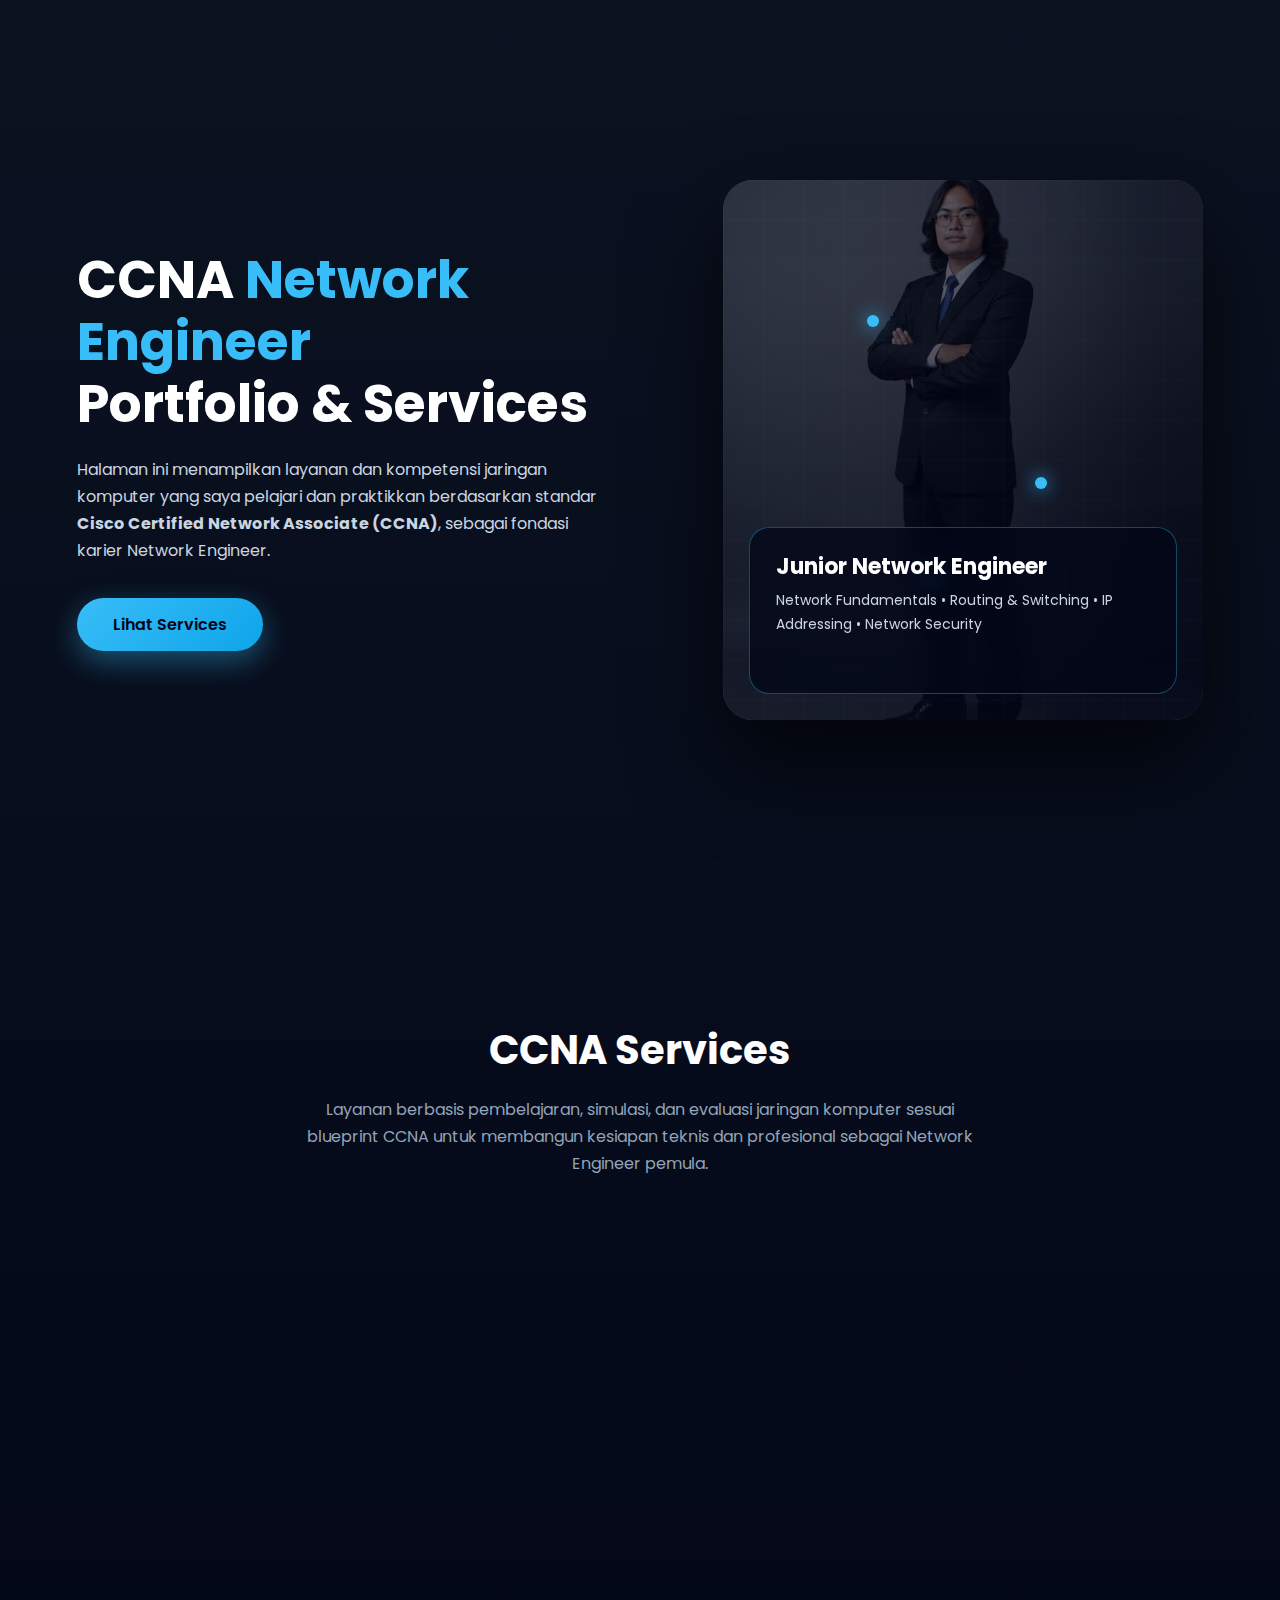
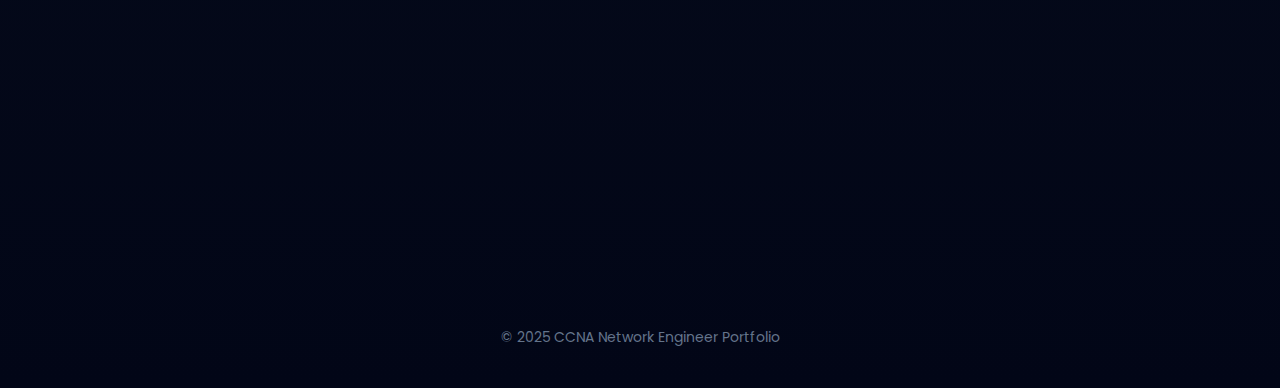
<file: ccna/index.html>
<!DOCTYPE html>
<html lang="id">
  <head>
    <meta charset="UTF-8" />
    <meta name="viewport" content="width=device-width, initial-scale=1.0" />
    <title>CCNA Portfolio – Network Engineer</title>

    <link
      href="https://fonts.googleapis.com/css2?family=Poppins:wght@300;400;600;700&display=swap"
      rel="stylesheet"
    />

    <style>
      * {
        margin: 0;
        padding: 0;
        box-sizing: border-box;
        font-family: "Poppins", sans-serif;
      }

      body {
        background: linear-gradient(180deg, #0b1220, #020617);
        color: #ffffff;
        overflow-x: hidden;
      }

      .container {
        max-width: 1200px;
        margin: auto;
      }

      /* ================= HERO ================= */
      .hero {
        min-height: 100vh;
        display: flex;
        align-items: center;
        padding: 80px 6%;
      }

      .hero-grid {
        display: grid;
        grid-template-columns: 1.1fr 0.9fr;
        gap: 60px;
        align-items: center;
        width: 100%;
      }

      .hero h1 {
        font-size: 52px;
        line-height: 1.2;
        margin-bottom: 20px;
      }

      .hero h1 span {
        color: #38bdf8;
      }

      .hero p {
        color: #cbd5e1;
        max-width: 520px;
        margin-bottom: 34px;
        line-height: 1.7;
      }

      .btn-primary {
        display: inline-block;
        padding: 14px 36px;
        border-radius: 30px;
        background: linear-gradient(135deg, #38bdf8, #0ea5e9);
        color: #020617;
        font-weight: 600;
        text-decoration: none;
        box-shadow: 0 10px 30px rgba(56, 189, 248, 0.4);
        transition: transform 0.3s ease;
      }

      .btn-primary:hover {
        transform: translateY(-3px);
      }

      /* ================= VISUAL ================= */
      .network-visual {
        position: relative;
        height: 540px;
        border-radius: 30px;
        overflow: hidden;
        box-shadow: 0 40px 90px rgba(0, 0, 0, 0.7);
      }

      .network-photo {
        position: absolute;
        inset: 0;
        width: 100%;
        height: 100%;
        object-fit: cover;
        z-index: 1;
      }

      .network-overlay {
        position: absolute;
        inset: 0;
        background: linear-gradient(
          135deg,
          rgba(2, 6, 23, 0.55),
          rgba(2, 6, 23, 0.9)
        );
        z-index: 2;
      }

      .network-grid {
        position: absolute;
        inset: 0;
        background-image: linear-gradient(
            rgba(255, 255, 255, 0.05) 1px,
            transparent 1px
          ),
          linear-gradient(90deg, rgba(255, 255, 255, 0.05) 1px, transparent 1px);
        background-size: 40px 40px;
        opacity: 0.35;
        z-index: 3;
      }

      .node {
        position: absolute;
        width: 12px;
        height: 12px;
        background: #38bdf8;
        border-radius: 50%;
        box-shadow: 0 0 18px #38bdf8;
        animation: pulse 3s infinite ease-in-out;
        z-index: 4;
      }

      .node:nth-child(4) {
        top: 25%;
        left: 30%;
      }
      .node:nth-child(5) {
        top: 55%;
        left: 65%;
        animation-delay: 1s;
      }
      .node:nth-child(6) {
        top: 72%;
        left: 42%;
        animation-delay: 2s;
      }

      .caption-box {
        position: absolute;
        bottom: 26px;
        left: 26px;
        right: 26px;
        padding: 22px 26px;
        background: rgba(2, 6, 23, 0.75);
        backdrop-filter: blur(12px);
        border-radius: 20px;
        border: 1px solid rgba(56, 189, 248, 0.35);
        z-index: 5;
      }

      .caption-box h2 {
        font-size: 22px;
        margin-bottom: 6px;
      }

      .caption-box p {
        font-size: 14px;
        color: #cbd5e1;
      }

      /* ================= SERVICES ================= */
      .services {
        padding: 120px 6% 100px;
      }

      .services-header {
        text-align: center;
        margin-bottom: 70px;
      }

      .services-header h2 {
        font-size: 40px;
        margin-bottom: 16px;
      }

      .services-header p {
        color: #94a3b8;
        max-width: 680px;
        margin: auto;
        line-height: 1.7;
      }

      .services-grid {
        display: grid;
        grid-template-columns: repeat(auto-fit, minmax(260px, 1fr));
        gap: 32px;
      }

      .service-card {
        background: linear-gradient(160deg, #020617, #020617);
        border-radius: 24px;
        padding: 36px 32px;
        border: 1px solid rgba(56, 189, 248, 0.18);
        position: relative;
        overflow: hidden;
        transition: transform 0.3s ease, box-shadow 0.3s ease;
      }

      .service-card::before {
        content: "";
        position: absolute;
        inset: 0;
        background: linear-gradient(
          120deg,
          transparent,
          rgba(56, 189, 248, 0.15),
          transparent
        );
        opacity: 0;
        transition: opacity 0.3s ease;
      }

      .service-card:hover::before {
        opacity: 1;
      }

      .service-card:hover {
        transform: translateY(-12px);
        box-shadow: 0 30px 70px rgba(56, 189, 248, 0.25);
      }

      .badge {
        display: inline-block;
        margin-bottom: 16px;
        padding: 6px 14px;
        font-size: 12px;
        font-weight: 600;
        border-radius: 20px;
        background: rgba(56, 189, 248, 0.15);
        color: #38bdf8;
      }

      .service-card h3 {
        font-size: 20px;
        margin-bottom: 14px;
      }

      .service-card p {
        font-size: 14px;
        line-height: 1.7;
        color: #cbd5e1;
      }

      footer {
        text-align: center;
        padding: 40px 0;
        color: #64748b;
        font-size: 14px;
      }

      /* ================= ANIMATION ================= */
      @keyframes pulse {
        0% {
          transform: scale(1);
          opacity: 0.6;
        }
        50% {
          transform: scale(1.8);
          opacity: 1;
        }
        100% {
          transform: scale(1);
          opacity: 0.6;
        }
      }

      @media (max-width: 900px) {
        .hero-grid {
          grid-template-columns: 1fr;
          text-align: center;
        }

        .hero p {
          margin: auto auto 32px;
        }
      }
      @keyframes fadeUp {
        from {
          opacity: 0;
          transform: translateY(40px);
        }
        to {
          opacity: 1;
          transform: translateY(0);
        }
      }

      @keyframes fadeLeft {
        from {
          opacity: 0;
          transform: translateX(-60px);
        }
        to {
          opacity: 1;
          transform: translateX(0);
        }
      }

      @keyframes fadeRight {
        from {
          opacity: 0;
          transform: translateX(60px);
        }
        to {
          opacity: 1;
          transform: translateX(0);
        }
      }

      @keyframes zoomInGlow {
        from {
          opacity: 0;
          transform: scale(0.92);
          box-shadow: 0 0 0 rgba(56, 189, 248, 0);
        }
        to {
          opacity: 1;
          transform: scale(1);
          box-shadow: 0 40px 90px rgba(56, 189, 248, 0.35);
        }
      }
      .hero-grid > div:first-child {
        animation: fadeLeft 1s ease forwards;
      }

      .network-visual {
        animation: fadeRight 1.2s ease forwards;
      }

      .network-visual {
        animation: zoomInGlow 1.5s ease forwards;
      }
      .service-card {
        opacity: 0;
        transform: translateY(40px);
        transition: all 0.6s ease;
      }

      .service-card.show {
        opacity: 1;
        transform: translateY(0);
      }
      .network-grid {
        animation: fadeUp 2s ease forwards;
      }
    </style>
  </head>

  <body>
    <!-- ================= HERO ================= -->
    <section class="hero">
      <div class="container hero-grid">
        <div>
          <h1>
            CCNA <span>Network Engineer</span><br />
            Portfolio & Services
          </h1>
          <p>
            Halaman ini menampilkan layanan dan kompetensi jaringan komputer
            yang saya pelajari dan praktikkan berdasarkan standar
            <strong>Cisco Certified Network Associate (CCNA)</strong>, sebagai
            fondasi karier Network Engineer.
          </p>
          <a href="#services" class="btn-primary">Lihat Services</a>
        </div>

        <div class="network-visual">
          <img
            src="images/dodi.png"
            alt="CCNA Network Engineer"
            class="network-photo"
          />
          <div class="network-overlay"></div>
          <div class="network-grid"></div>
          <div class="node"></div>
          <div class="node"></div>
          <div class="node"></div>

          <div class="caption-box">
            <h2>Junior Network Engineer</h2>
            <p>
              Network Fundamentals • Routing & Switching • IP Addressing •
              Network Security
            </p>
          </div>
        </div>
      </div>
    </section>

    <!-- ================= SERVICES ================= -->
    <section class="services" id="services">
      <div class="container">
        <div class="services-header">
          <h2>CCNA Services</h2>
          <p>
            Layanan berbasis pembelajaran, simulasi, dan evaluasi jaringan
            komputer sesuai blueprint CCNA untuk membangun kesiapan teknis dan
            profesional sebagai Network Engineer pemula.
          </p>
        </div>

        <div class="services-grid">
          <div class="service-card">
            <span class="badge">Fundamental</span>
            <h3>Network Fundamentals Assessment</h3>
            <p>
              Evaluasi pemahaman OSI & TCP/IP model, topologi jaringan, dan
              media transmisi.
            </p>
          </div>

          <div class="service-card">
            <span class="badge">Technical</span>
            <h3>Routing & Switching Configuration</h3>
            <p>
              Praktik konfigurasi VLAN, inter-VLAN routing, static & dynamic
              routing.
            </p>
          </div>

          <div class="service-card">
            <span class="badge">Core Skill</span>
            <h3>IP Addressing & Subnetting</h3>
            <p>
              Perencanaan IPv4 & IPv6, subnetting, dan VLSM untuk jaringan
              efisien.
            </p>
          </div>

          <div class="service-card">
            <span class="badge">Security</span>
            <h3>Basic Network Security</h3>
            <p>
              Implementasi ACL, port security, firewall dasar, dan awareness
              ancaman jaringan.
            </p>
          </div>

          <div class="service-card">
            <span class="badge">Monitoring</span>
            <h3>Network Monitoring & Troubleshooting</h3>
            <p>
              Monitoring, logging, dan troubleshooting jaringan tingkat dasar.
            </p>
          </div>

          <div class="service-card">
            <span class="badge">Career</span>
            <h3>CCNA Certification Readiness</h3>
            <p>
              Simulasi kesiapan sertifikasi CCNA dan pemetaan jalur karier
              Network Engineer.
            </p>
          </div>
        </div>
      </div>
    </section>

    <footer>© 2025 CCNA Network Engineer Portfolio</footer>
  </body>
  <script>
    const cards = document.querySelectorAll(".service-card");

    const observer = new IntersectionObserver(
      (entries) => {
        entries.forEach((entry, index) => {
          if (entry.isIntersecting) {
            setTimeout(() => {
              entry.target.classList.add("show");
            }, index * 120);
          }
        });
      },
      { threshold: 0.25 }
    );

    cards.forEach((card) => observer.observe(card));
  </script>
</html>
</file>
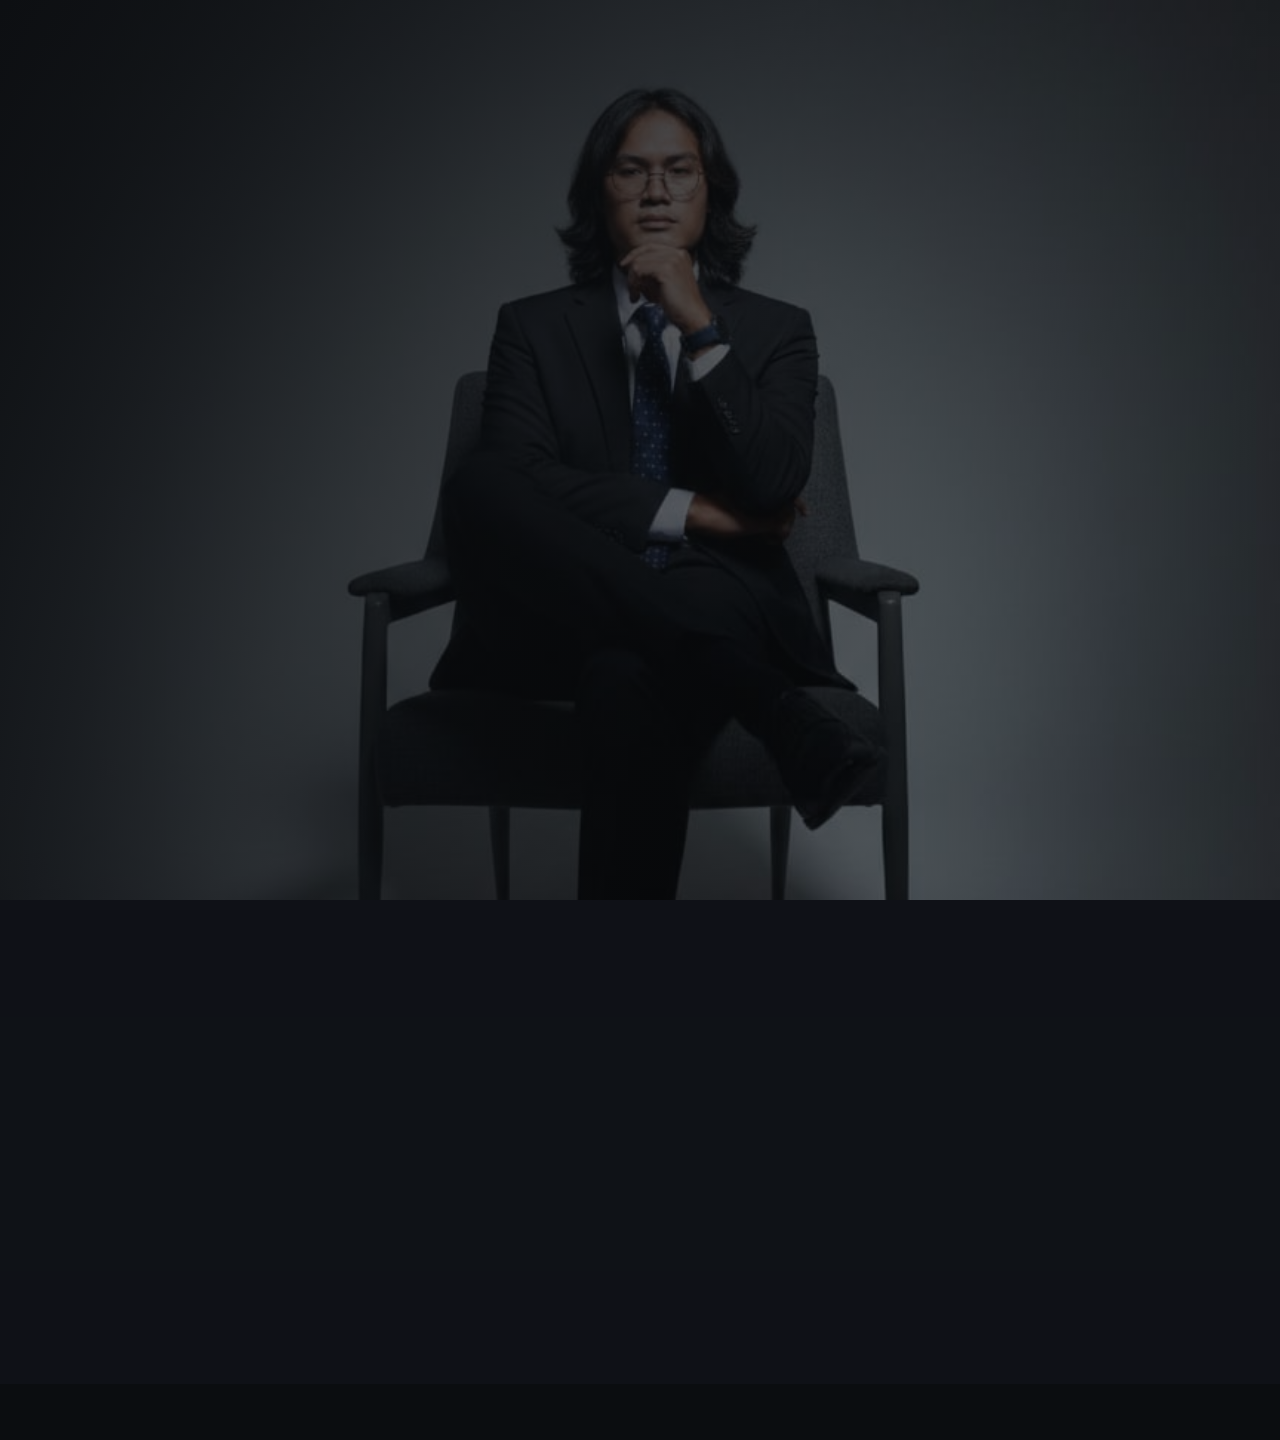
<file: jna/index.html>
<!DOCTYPE html>
<html lang="en">
  <head>
    <meta charset="UTF-8" />
    <meta name="viewport" content="width=device-width, initial-scale=1.0" />
    <title>Junior Network Administration | Portfolio</title>
    <link
      href="https://fonts.googleapis.com/css2?family=Inter:wght@300;400;600;700&display=swap"
      rel="stylesheet"
    />
    <style>
      * {
        margin: 0;
        padding: 0;
        box-sizing: border-box;
      }

      body {
        font-family: "Inter", sans-serif;
        color: #eaeaea;
        background: #0b0d10;
      }

      /* ===== HERO BACKGROUND ===== */
      .hero {
        min-height: 100vh;
        background: linear-gradient(
            120deg,
            rgba(11, 13, 16, 0.95) 0%,
            rgba(11, 13, 16, 0.75) 40%,
            rgba(11, 13, 16, 0.4) 100%
          ),
          url("images/dodi.png") center/cover no-repeat;
        display: flex;
        flex-direction: column;
      }

      header {
        display: flex;
        justify-content: space-between;
        align-items: center;
        padding: 28px 64px;
      }

      header h1 {
        font-size: 18px;
        font-weight: 700;
        letter-spacing: 1px;
      }

      nav a {
        margin-left: 28px;
        text-decoration: none;
        color: #b5b5b5;
        font-size: 14px;
      }

      nav a:hover {
        color: #5bbcff;
      }

      /* ===== HERO CONTENT ===== */
      .hero-content {
        flex: 1;
        display: grid;
        grid-template-columns: 1.2fr 0.8fr;
        align-items: center;
        padding: 0 64px;
      }

      .hero-text h2 {
        font-size: 48px;
        line-height: 1.15;
        margin-bottom: 20px;
      }

      .hero-text span {
        color: #5bbcff;
      }

      .hero-text p {
        max-width: 520px;
        color: #c9c9c9;
        margin-bottom: 36px;
      }

      .btn {
        display: inline-block;
        padding: 14px 34px;
        border-radius: 40px;
        background: #5bbcff;
        color: #000;
        font-weight: 600;
        text-decoration: none;
        transition: 0.3s;
      }

      .btn:hover {
        background: #89d0ff;
      }

      /* ===== SERVICES ===== */
      .services {
        background: rgba(15, 18, 24, 0.9);
        padding: 60px 64px;
        display: grid;
        grid-template-columns: repeat(3, 1fr);
        gap: 28px;
      }

      .service-box {
        background: #12151c;
        padding: 28px;
        border-radius: 18px;
        border: 1px solid rgba(255, 255, 255, 0.05);
        transition: 0.3s;
      }

      .service-box:hover {
        transform: translateY(-6px);
        border-color: #5bbcff;
      }

      .service-box h4 {
        margin-bottom: 12px;
        color: #fff;
        font-size: 16px;
      }

      .service-box p {
        font-size: 14px;
        color: #bfbfbf;
      }

      footer {
        padding: 28px;
        text-align: center;
        font-size: 13px;
        color: #888;
        background: #0b0d10;
      }

      /* ===== RESPONSIVE ===== */
      @media (max-width: 900px) {
        .hero-content {
          grid-template-columns: 1fr;
          text-align: center;
        }
        .hero-text p {
          margin: 0 auto 36px;
        }
        .services {
          grid-template-columns: 1fr;
        }
        header {
          padding: 20px 32px;
        }
        .hero-content,
        .services {
          padding: 40px 32px;
        }
      }
      /* ===== MOBILE FIX ===== */
      @media (max-width: 600px) {
        .hero {
          min-height: 100svh;
          background-position: center top;
        }
        @media (max-width: 768px) {
          .hero {
            background-position: center 25%;
          }
        }

        .hero-content {
          padding: 24px 20px;
          justify-content: center;
        }

        .hero-text h2 {
          font-size: 32px;
          line-height: 1.2;
        }

        .hero-text p {
          font-size: 14px;
          line-height: 1.6;
          margin-bottom: 28px;
        }

        .btn {
          padding: 12px 28px;
          font-size: 14px;
        }

        /* Animasi lebih smooth di HP */
        .hero-text {
          animation: fadeUp 0.8s ease forwards;
        }

        @keyframes fadeUp {
          from {
            opacity: 0;
            transform: translateY(30px);
          }
          to {
            opacity: 1;
            transform: translateY(0);
          }
        }
      }

      /* ===== ANIMATIONS ===== */
      @keyframes fadeLeft {
        from {
          opacity: 0;
          transform: translateX(-40px);
        }
        to {
          opacity: 1;
          transform: translateX(0);
        }
      }

      @keyframes zoomBg {
        from {
          background-size: 110%;
        }
        to {
          background-size: 100%;
        }
      }

      /* Hero animation */
      .hero {
        animation: zoomBg 1.6s ease forwards;
      }

      .hero-text {
        opacity: 0;
        animation: fadeLeft 1s ease forwards;
        animation-delay: 0.4s;
      }

      /* Scroll reveal */
      .service-box {
        opacity: 0;
        transform: translateY(40px);
        transition: 0.6s ease;
      }

      .service-box.show {
        opacity: 1;
        transform: translateY(0);
      }
    </style>
  </head>
  <body>
    <section class="hero">
      <div class="hero-content">
        <div class="hero-text">
          <h2>
            Junior<br />
            <span>Network Administration Portfolio</span>
          </h2>
          <p>
            Portofolio pembelajaran dan praktik administrasi jaringan berbasis
            Juniper Networks, mencakup konfigurasi, routing, switching, dan
            keamanan jaringan sebagai fondasi karier Network Engineer.
          </p>
          <a href="#services" class="btn">Explore Portfolio</a>
        </div>
      </div>
    </section>

    <section id="services" class="services">
      <div class="service-box">
        <h4>Juniper Network Configuration</h4>
        <p>
          Pengalaman konfigurasi dasar hingga menengah perangkat Juniper
          (router, switch, firewall) menggunakan Junos OS, mencakup interface,
          system services, dan initial setup.
        </p>
      </div>

      <div class="service-box">
        <h4>Routing & Switching Implementation</h4>
        <p>
          Praktik implementasi routing dan switching berbasis Juniper, termasuk
          VLAN, OSPF, BGP dasar, dan konsep switching jaringan enterprise.
        </p>
      </div>

      <div class="service-box">
        <h4>Network Security & Firewall Basics</h4>
        <p>
          Penerapan konsep keamanan jaringan menggunakan Juniper SRX, meliputi
          firewall policy, NAT, VPN dasar (IPSec), serta security best
          practices.
        </p>
      </div>

      <div class="service-box">
        <h4>Monitoring & Troubleshooting</h4>
        <p>
          Pengalaman pemantauan jaringan, analisis log Junos, dan
          troubleshooting untuk mengidentifikasi serta menyelesaikan masalah
          jaringan dasar.
        </p>
      </div>

      <div class="service-box">
        <h4>Network Optimization & Design</h4>
        <p>
          Pemahaman optimasi performa jaringan, perencanaan bandwidth, serta
          konsep redundansi dan high availability dalam desain jaringan.
        </p>
      </div>

      <div class="service-box">
        <h4>Network Documentation & Technical Support</h4>
        <p>
          Pembuatan dokumentasi jaringan, diagram topologi, dan catatan
          konfigurasi sebagai bagian dari praktik administrasi jaringan yang
          terstruktur.
        </p>
      </div>
    </section>

    <footer></footer>
  </body>
  <script>
    const boxes = document.querySelectorAll(".service-box");

    const observer = new IntersectionObserver(
      (entries) => {
        entries.forEach((entry) => {
          if (entry.isIntersecting) {
            entry.target.classList.add("show");
          }
        });
      },
      { threshold: 0.2 }
    );

    boxes.forEach((box) => observer.observe(box));
  </script>
</html>
</file>
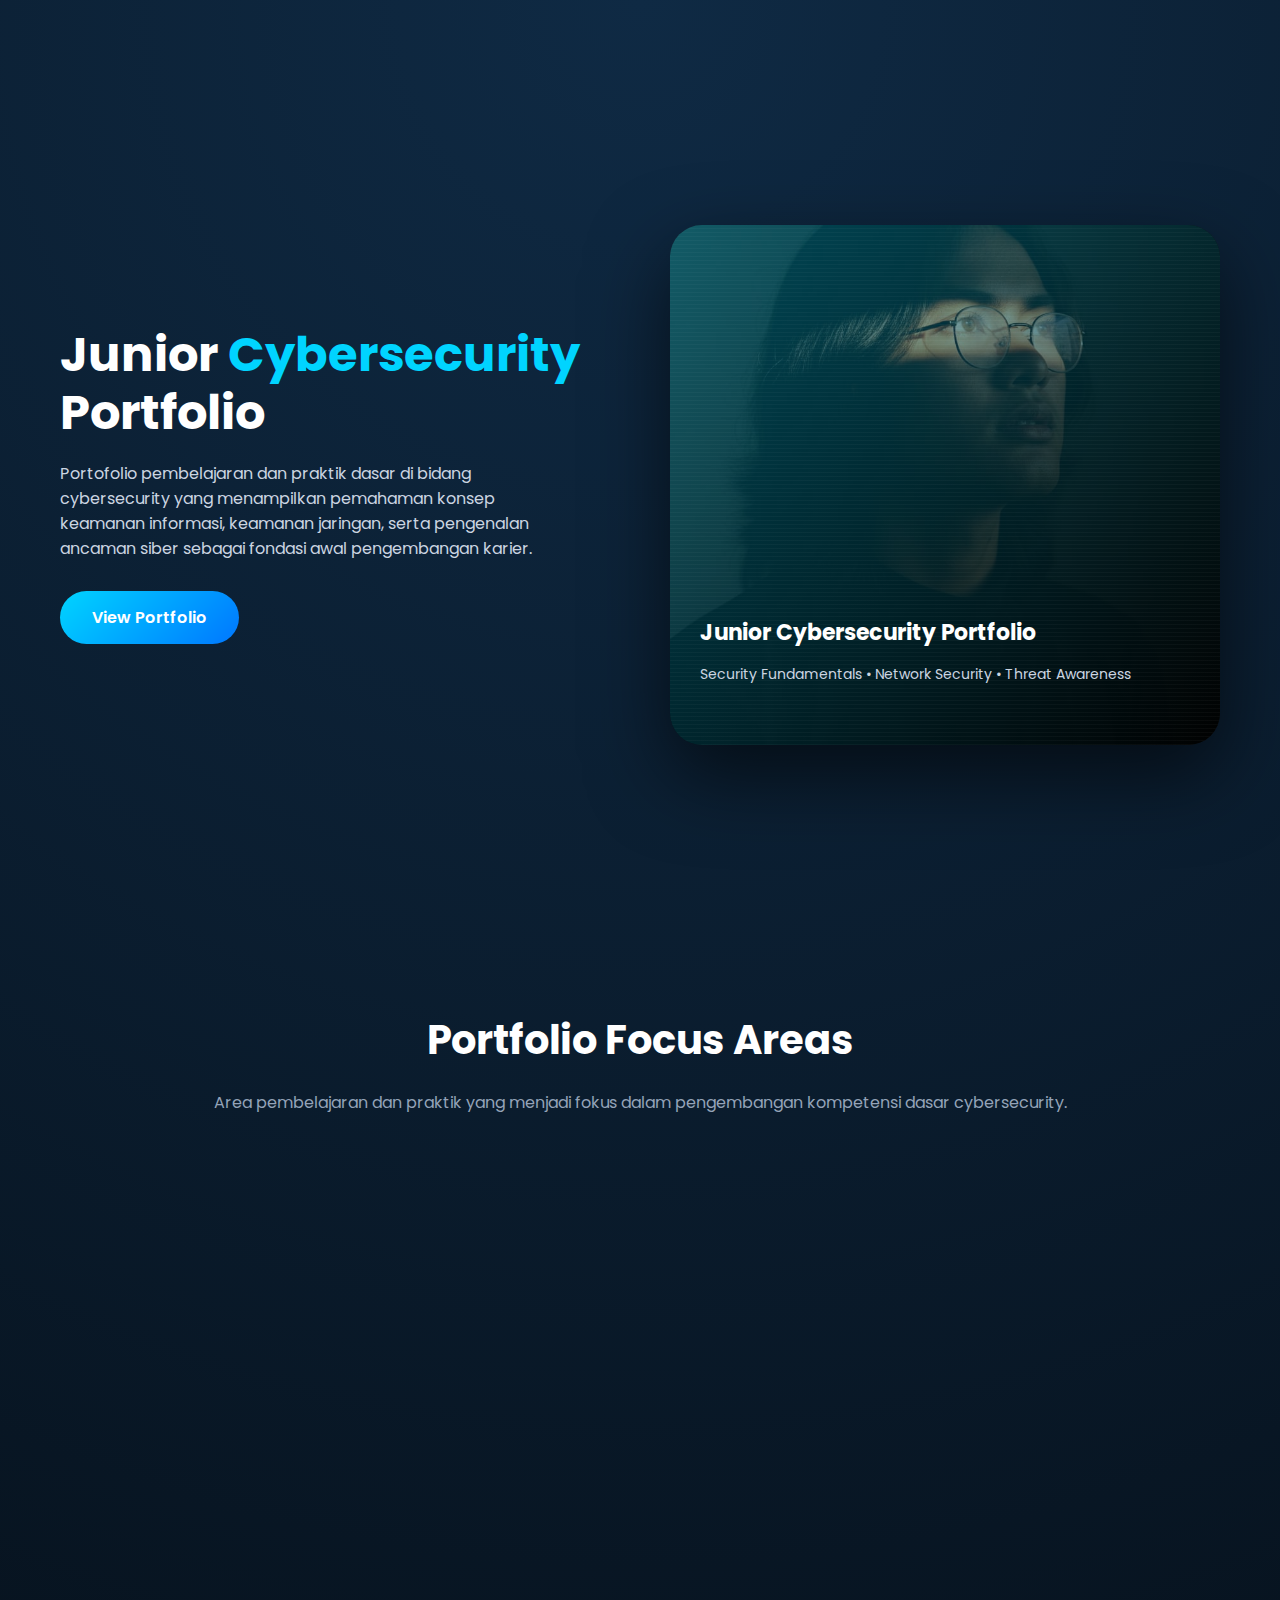
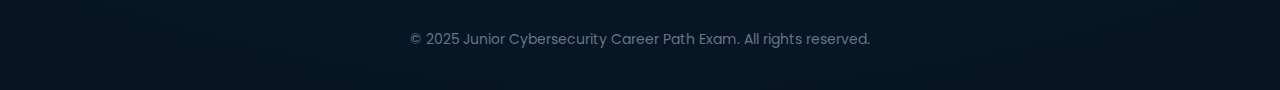
<file: junior/index.html>
<!DOCTYPE html>
<html lang="en">
  <head>
    <meta charset="UTF-8" />
    <meta name="viewport" content="width=device-width, initial-scale=1.0" />
    <title>Junior Cybersecurity Career Path – Services</title>
    <link
      href="https://fonts.googleapis.com/css2?family=Poppins:wght@300;400;600;700&display=swap"
      rel="stylesheet"
    />
    <style>
      * {
        margin: 0;
        padding: 0;
        box-sizing: border-box;
        font-family: "Poppins", sans-serif;
      }

      body {
        background: radial-gradient(circle at top, #0f2a44, #07131f);
        color: #ffffff;
      }

      .container {
        max-width: 1200px;
        margin: auto;
        padding: 80px 20px;
      }

      /* HERO */
      .hero {
        display: grid;
        grid-template-columns: 1fr 1fr;
        gap: 60px;
        align-items: center;
        margin-bottom: 120px;
        min-height: 90vh;
      }

      .hero h1 {
        font-size: 48px;
        font-weight: 700;
        line-height: 1.2;
      }

      .hero h1 span {
        color: #00d4ff;
      }

      .hero p {
        margin: 20px 0 30px;
        color: #cbd5e1;
        max-width: 500px;
      }

      .hero .btn {
        display: inline-block;
        padding: 14px 32px;
        background: linear-gradient(135deg, #00d4ff, #0077ff);
        border-radius: 30px;
        color: #fff;
        text-decoration: none;
        font-weight: 600;
      }

      .hero-visual {
        position: relative;
        background: none;
        padding: 0;
        box-shadow: none;
      }

      .hero-visual-large {
        position: relative;
        width: 100%;
        height: 520px;
        border-radius: 32px;
        overflow: hidden;
        box-shadow: 0 30px 80px rgba(0, 0, 0, 0.6);
      }

      .hero-visual-large img {
        width: 100%;
        height: 100%;
        object-fit: cover;
      }

      .hero-visual-large::before {
        content: "";
        position: absolute;
        inset: 0;
        background: linear-gradient(
          135deg,
          rgba(0, 212, 255, 0.35),
          rgba(0, 0, 0, 0.9)
        );
        z-index: 2;
      }

      .hero-visual-large::after {
        content: "";
        position: absolute;
        inset: 0;
        background-image: repeating-linear-gradient(
          0deg,
          rgba(255, 255, 255, 0.05) 0px,
          rgba(255, 255, 255, 0.05) 1px,
          transparent 1px,
          transparent 3px
        );
        opacity: 0.35;
        z-index: 3;
      }

      .hero-caption {
        position: absolute;
        bottom: 30px;
        left: 30px;
        z-index: 4;
      }

      .hero-caption h2 {
        font-size: 26px;
        font-weight: 700;
      }

      .hero-caption p {
        font-size: 14px;
        color: #cbd5e1;
        margin-top: 6px;
      }

      .hero-photo {
        width: 140px;
        height: 180px;
        border-radius: 16px;
        object-fit: cover;
        box-shadow: 0 10px 30px rgba(0, 0, 0, 0.5);
        position: relative;
        z-index: 2;
      }

      .photo-wrapper {
        position: relative;
        width: 140px;
        height: 180px;
        border-radius: 16px;
        overflow: hidden;
      }

      .photo-wrapper::before {
        content: "";
        position: absolute;
        inset: 0;
        background: linear-gradient(
          135deg,
          rgba(0, 212, 255, 0.35),
          rgba(0, 0, 0, 0.85)
        );
        z-index: 3;
        pointer-events: none;
      }

      .photo-wrapper::after {
        content: "";
        position: absolute;
        inset: 0;
        background-image: repeating-linear-gradient(
          0deg,
          rgba(255, 255, 255, 0.05) 0px,
          rgba(255, 255, 255, 0.05) 1px,
          transparent 1px,
          transparent 3px
        );
        opacity: 0.4;
        z-index: 4;
        pointer-events: none;
      }

      .hero-visual h2 {
        font-size: 22px;
        margin-bottom: 15px;
      }

      .hero-visual ul {
        list-style: none;
      }

      .hero-visual li {
        margin-bottom: 12px;
        color: #e2e8f0;
      }

      /* SERVICES */
      .services h2 {
        text-align: center;
        font-size: 40px;
        margin-bottom: 20px;
      }

      .services p.subtitle {
        text-align: center;
        color: #94a3b8;
        margin-bottom: 60px;
      }

      .service-grid {
        display: grid;
        grid-template-columns: repeat(auto-fit, minmax(260px, 1fr));
        gap: 30px;
      }

      .service-card {
        background: linear-gradient(160deg, #0c253d, #0a1b2b);
        padding: 30px;
        border-radius: 20px;
        position: relative;
        overflow: hidden;
        transition: transform 0.3s ease;
      }

      .service-card:hover {
        transform: translateY(-10px);
      }

      .service-card::before {
        content: "";
        position: absolute;
        inset: 0;
        background: linear-gradient(
          120deg,
          transparent,
          rgba(0, 212, 255, 0.15),
          transparent
        );
        opacity: 0;
        transition: opacity 0.3s;
      }

      .service-card:hover::before {
        opacity: 1;
      }

      .service-card h3 {
        font-size: 20px;
        margin-bottom: 12px;
      }

      .service-card p {
        font-size: 14px;
        color: #cbd5e1;
        line-height: 1.6;
      }

      .badge {
        display: inline-block;
        margin-bottom: 15px;
        padding: 6px 14px;
        border-radius: 20px;
        font-size: 12px;
        background: rgba(0, 212, 255, 0.15);
        color: #00d4ff;
        font-weight: 600;
      }

      footer {
        text-align: center;
        padding: 40px 0;
        color: #64748b;
        font-size: 14px;
      }

      @media (max-width: 900px) {
        .hero {
          grid-template-columns: 1fr;
        }

        .hero h1 {
          font-size: 38px;
        }
      }
      @keyframes scanSweep {
        0% {
          transform: translateY(-60%);
        }
        100% {
          transform: translateY(60%);
        }
      }
      .hero-visual-large::after {
        content: "";
        position: absolute;
        inset: -100% 0 0 0;
        background-image: repeating-linear-gradient(
          0deg,
          rgba(255, 255, 255, 0.08) 0px,
          rgba(255, 255, 255, 0.08) 1px,
          transparent 1px,
          transparent 4px
        );
        opacity: 0.4;
        z-index: 3;
        pointer-events: none;
        animation: scanSweep 8s linear infinite;
      }
      @keyframes fadeUp {
        from {
          opacity: 0;
          transform: translateY(40px);
        }
        to {
          opacity: 1;
          transform: translateY(0);
        }
      }

      @keyframes fadeLeft {
        from {
          opacity: 0;
          transform: translateX(-50px);
        }
        to {
          opacity: 1;
          transform: translateX(0);
        }
      }

      @keyframes fadeRight {
        from {
          opacity: 0;
          transform: translateX(50px);
        }
        to {
          opacity: 1;
          transform: translateX(0);
        }
      }

      @keyframes zoomGlow {
        from {
          opacity: 0;
          transform: scale(0.92);
          box-shadow: 0 0 0 rgba(0, 212, 255, 0);
        }
        to {
          opacity: 1;
          transform: scale(1);
          box-shadow: 0 30px 80px rgba(0, 212, 255, 0.25);
        }
      }
      .hero > div:first-child {
        animation: fadeLeft 1s ease forwards;
      }

      .hero-visual {
        animation: fadeRight 1.2s ease forwards;
      }

      .hero-visual-large {
        animation: zoomGlow 1.5s ease forwards;
      }
      .hero > div:first-child {
        animation: fadeLeft 1s ease forwards;
      }

      .hero-visual {
        animation: fadeRight 1.2s ease forwards;
      }

      .hero-visual-large {
        animation: zoomGlow 1.5s ease forwards;
      }
      .service-card {
        opacity: 0;
        transform: translateY(40px);
        transition: all 0.6s ease;
      }

      .service-card.show {
        opacity: 1;
        transform: translateY(0);
      }

      .service-card:hover {
        transform: translateY(-12px) scale(1.02);
      }
      .btn {
        transition: all 0.3s ease;
      }

      .btn:hover {
        transform: translateY(-3px);
        box-shadow: 0 12px 30px rgba(0, 212, 255, 0.4);
      }
    </style>
  </head>
  <body>
    <div class="container">
      <!-- HERO SECTION -->
      <section class="hero">
        <div>
          <h1>
            Junior <span>Cybersecurity</span><br />
            Portfolio
          </h1>
          <p>
            Portofolio pembelajaran dan praktik dasar di bidang cybersecurity
            yang menampilkan pemahaman konsep keamanan informasi, keamanan
            jaringan, serta pengenalan ancaman siber sebagai fondasi awal
            pengembangan karier.
          </p>
          <a href="#services" class="btn">View Portfolio</a>
        </div>

        <div class="hero-visual">
          <div class="hero-visual-large">
            <img
              src="images/profile-cyber.jpg"
              alt="Junior Cybersecurity Portrait"
            />
            <div class="hero-caption">
              <h2>Junior Cybersecurity Portfolio</h2>
              <p>Security Fundamentals • Network Security • Threat Awareness</p>
            </div>
          </div>
        </div>
      </section>

      <!-- SERVICES SECTION -->
      <section class="services" id="services">
        <h2>Portfolio Focus Areas</h2>
        <p class="subtitle">
          Area pembelajaran dan praktik yang menjadi fokus dalam pengembangan
          kompetensi dasar cybersecurity.
        </p>

        <div class="service-grid">
          <div class="service-card">
            <span class="badge">Core</span>
            <h3>Cybersecurity Fundamentals</h3>
            <p>
              Pemahaman konsep dasar keamanan informasi, prinsip CIA
              (Confidentiality, Integrity, Availability), serta pengenalan jenis
              ancaman siber.
            </p>
          </div>

          <div class="service-card">
            <span class="badge">Technical</span>
            <h3>Network & System Security Basics</h3>
            <p>
              Pembelajaran dasar keamanan jaringan dan sistem operasi, mencakup
              firewall, IDS/IPS, kontrol akses, dan autentikasi.
            </p>
          </div>

          <div class="service-card">
            <span class="badge">Practical</span>
            <h3>Hands-on Security Practice</h3>
            <p>
              Praktik simulasi keamanan siber untuk mengenali serangan,
              menganalisis insiden dasar, dan menerapkan kontrol keamanan
              melalui skenario lab.
            </p>
          </div>

          <div class="service-card">
            <span class="badge">Career</span>
            <h3>Career Readiness Overview</h3>
            <p>
              Gambaran kesiapan awal untuk peran Junior Cybersecurity seperti
              SOC Analyst atau IT Security Support berdasarkan pembelajaran dan
              praktik yang telah dilakukan.
            </p>
          </div>
        </div>
      </section>
    </div>

    <footer>
      © 2025 Junior Cybersecurity Career Path Exam. All rights reserved.
    </footer>
  </body>
  <script>
    const cards = document.querySelectorAll(".service-card");

    const observer = new IntersectionObserver(
      (entries) => {
        entries.forEach((entry, index) => {
          if (entry.isIntersecting) {
            setTimeout(() => {
              entry.target.classList.add("show");
            }, index * 150);
          }
        });
      },
      { threshold: 0.2 }
    );

    cards.forEach((card) => observer.observe(card));
  </script>
</html>
</file>
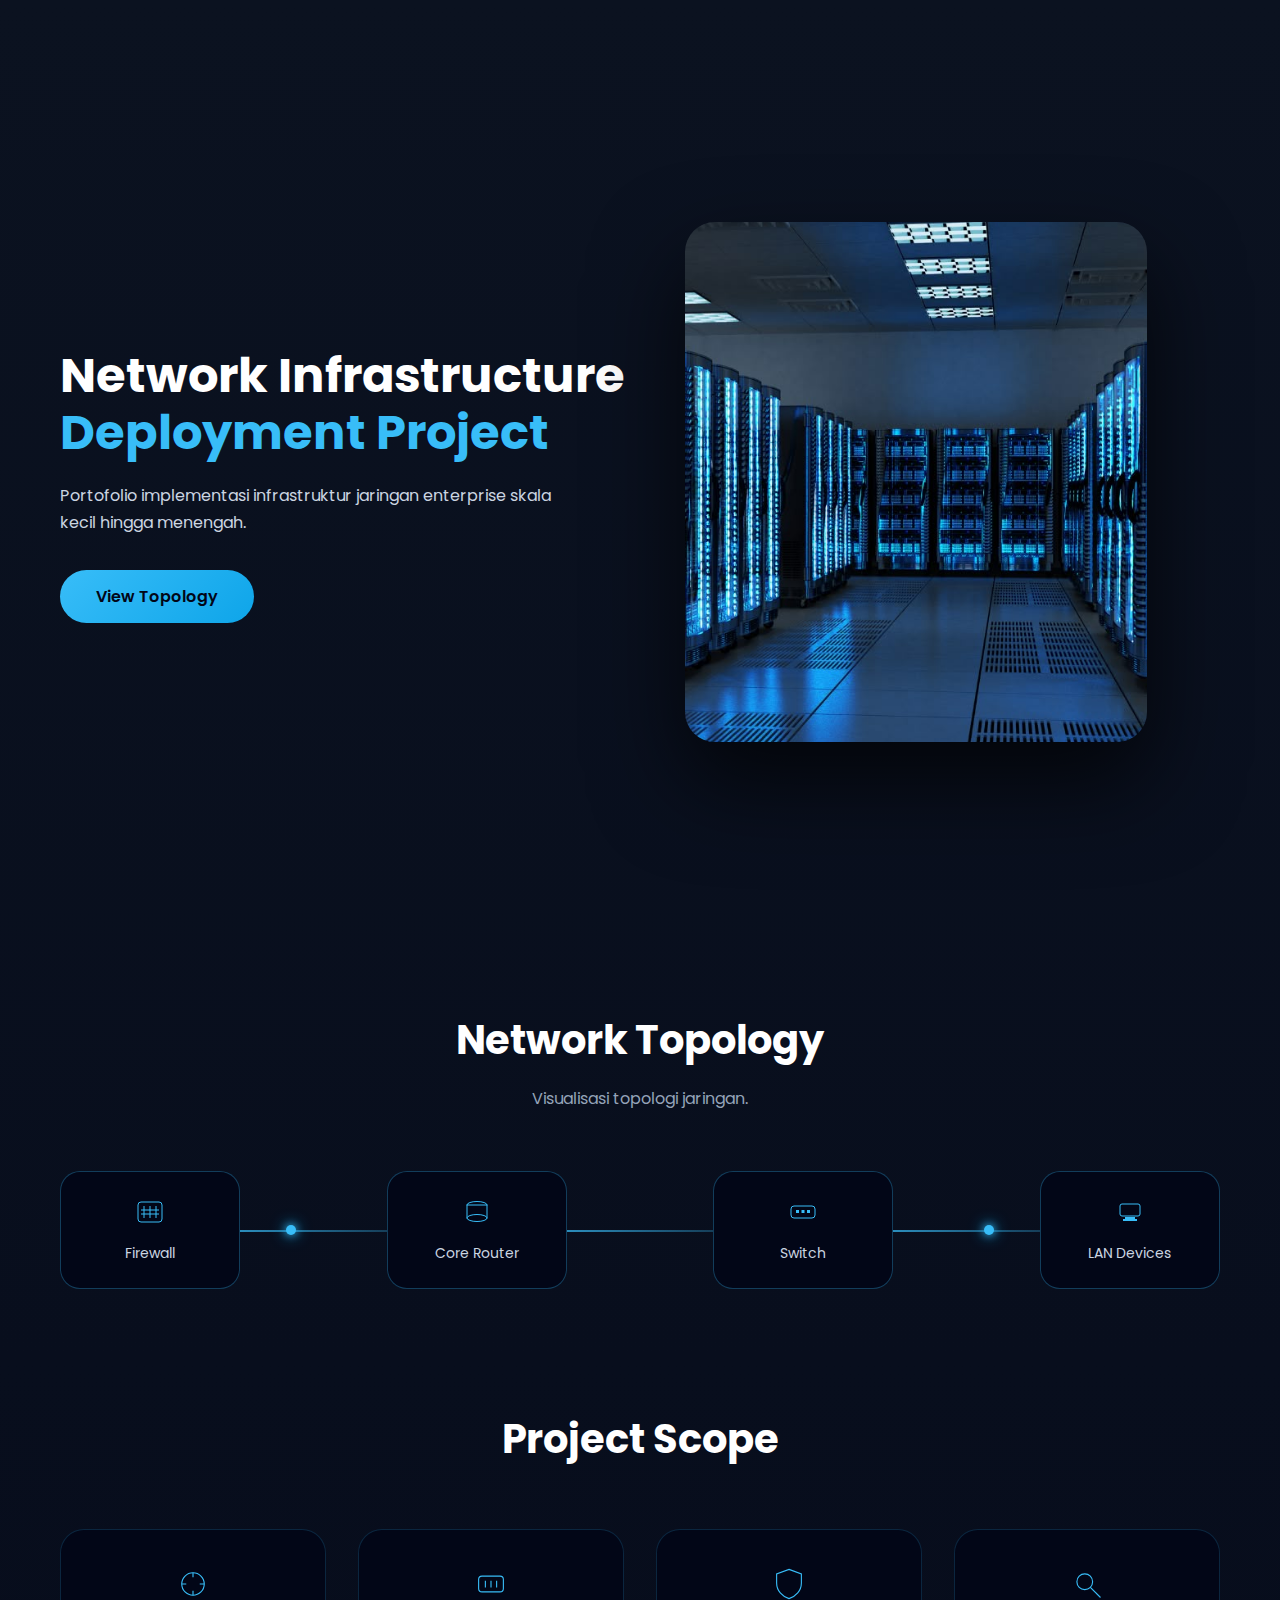
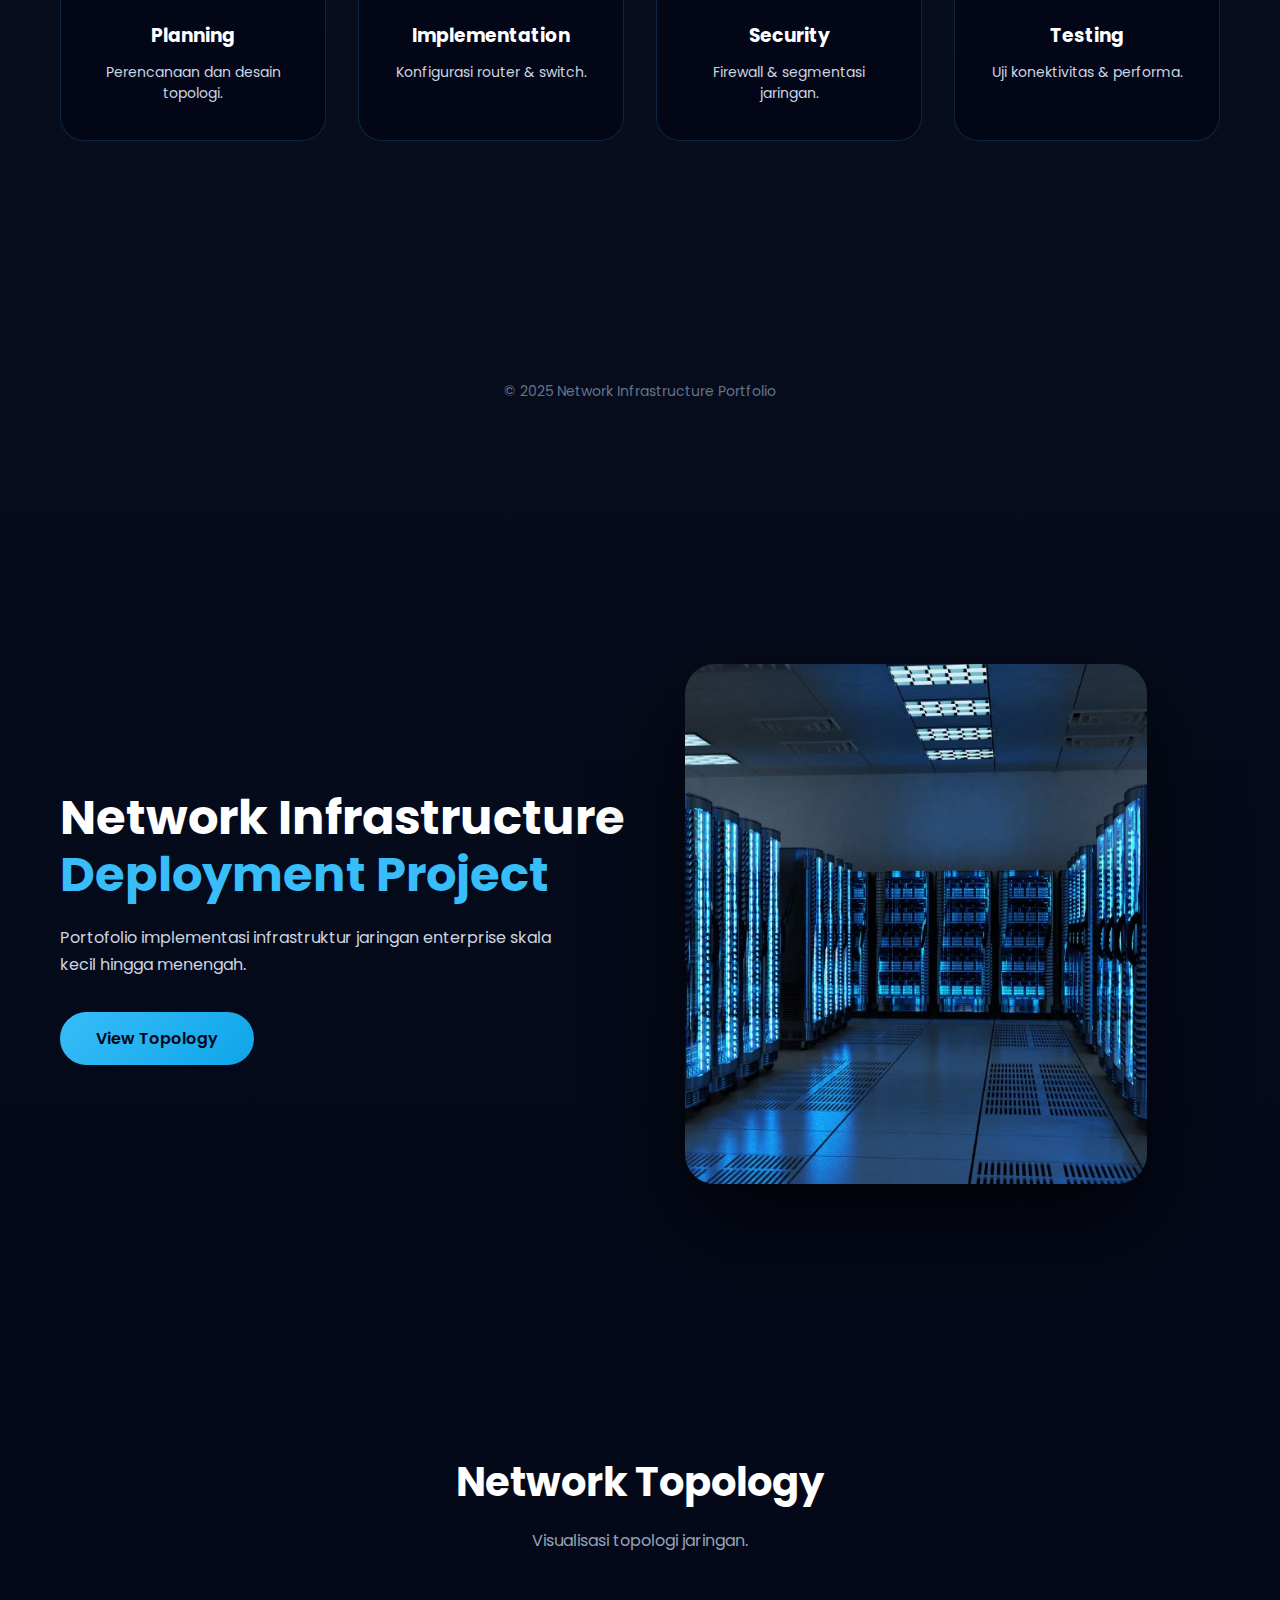
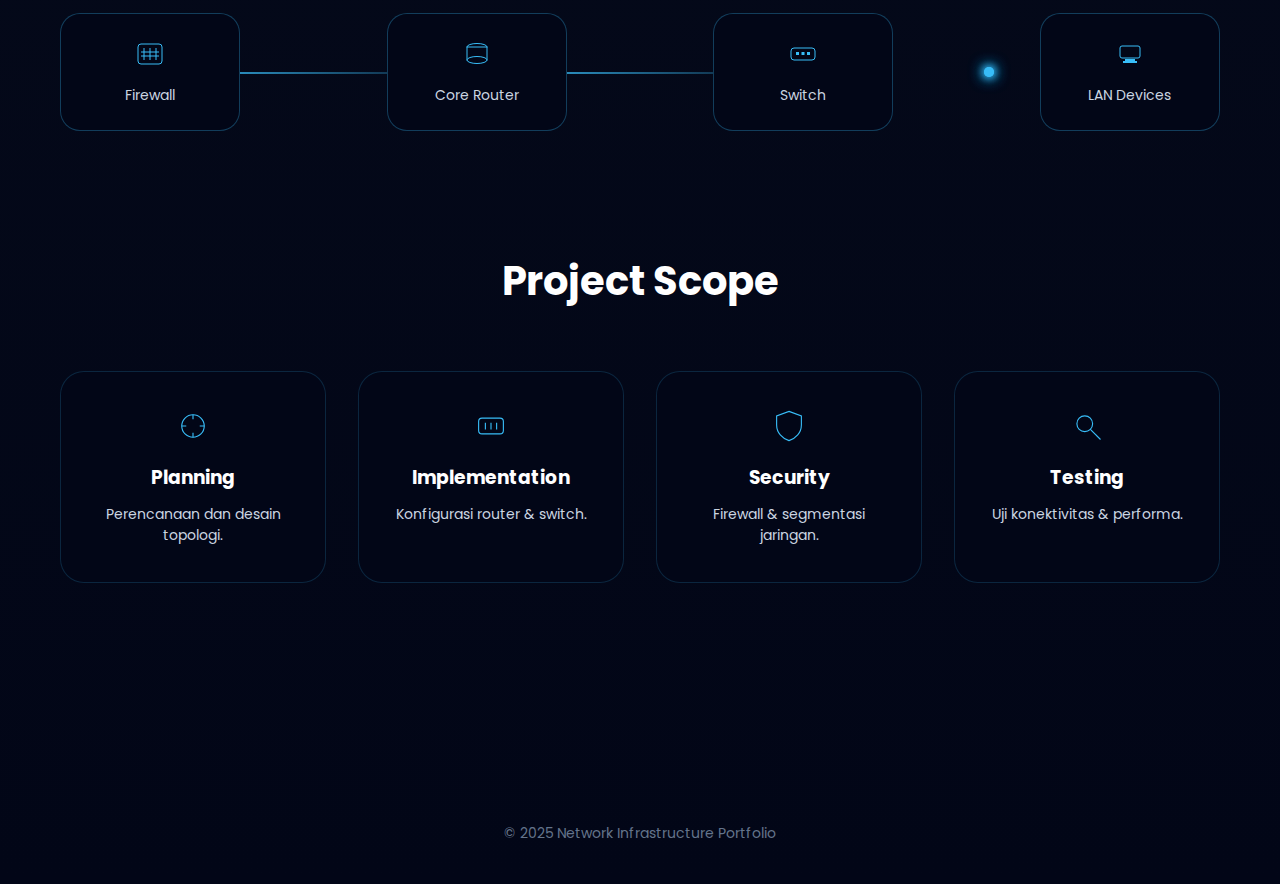
<file: projek 1/index.html>
<!DOCTYPE html>
<html lang="en">
<head>
<meta charset="UTF-8">
<meta name="viewport" content="width=device-width, initial-scale=1.0">
<title>Network Infrastructure Deployment | Portfolio</title>

<link href="https://fonts.googleapis.com/css2?family=Poppins:wght@300;400;600;700&display=swap" rel="stylesheet">

<style>
*{
  margin:0;
  padding:0;
  box-sizing:border-box;
  font-family:'Poppins',sans-serif;
}

body{
  background:linear-gradient(180deg,#0b1220,#020617);
  color:#fff;
}

.container{
  max-width:1200px;
  margin:auto;
  padding:80px 20px;
}

/* ================= HERO ================= */
.hero{
  min-height:90vh;
  display:flex;
  align-items:center;
}

.hero-content{
  display:grid;
  grid-template-columns:1.1fr .9fr;
  gap:60px;
  align-items:center;
}

.hero-text h1{
  font-size:48px;
  line-height:1.2;
  margin-bottom:20px;
  animation:fadeUp .9s forwards;
}

.hero-text h1 span{color:#38bdf8;}

.hero-text p{
  color:#cbd5e1;
  max-width:520px;
  margin-bottom:34px;
  line-height:1.7;
  animation:fadeUp .9s .15s forwards;
}

.btn-primary{
  display:inline-block;
  padding:14px 36px;
  border-radius:30px;
  background:linear-gradient(135deg,#38bdf8,#0ea5e9);
  color:#020617;
  font-weight:600;
  text-decoration:none;
  animation:fadeUp .9s .3s forwards;
}

.hero-image img{
  width:100%;
  height:520px;
  object-fit:cover;
  border-radius:30px;
  box-shadow:0 40px 90px rgba(0,0,0,.7);
  animation:fadeIn 1.2s forwards;
}

/* ================= TOPOLOGY ================= */
.topology{
  padding:120px 0;
  text-align:center;
}

.topology h2{
  font-size:40px;
  margin-bottom:16px;
}

.subtitle{
  color:#94a3b8;
  max-width:700px;
  margin:0 auto 60px;
}

.topology-diagram{
  position:relative;
  display:flex;
  justify-content:space-between;
  align-items:center;
  gap:24px;
}

/* DEVICE */
.device{
  width:180px;
  background:#020617;
  border:1px solid rgba(56,189,248,.3);
  border-radius:20px;
  padding:24px;
  text-align:center;
  position:relative;
  z-index:2;
  transition:.35s ease;
}

.device span{
  display:block;
  margin-top:8px;
  font-size:14px;
  color:#cbd5e1;
}

.device:hover{
  transform:translateY(-8px) scale(1.05);
  box-shadow:0 20px 50px rgba(56,189,248,.35);
}

.device svg{
  transition:.4s ease;
}

.device:hover svg{
  transform:scale(1.15);
}

/* LINK */
.link{
  position:absolute;
  height:2px;
  background:linear-gradient(90deg,#38bdf8,transparent,#38bdf8);
  background-size:200% 100%;
  animation:flow 2.5s linear infinite;
  z-index:1;
}

/* PACKET */
.packet{
  position:absolute;
  width:10px;
  height:10px;
  background:#38bdf8;
  border-radius:50%;
  box-shadow:0 0 8px #38bdf8,0 0 16px #0ea5e9;
  transform:translate(-50%,-50%);
  z-index:3;
}

/* ================= SCOPE ================= */
.scope{
  padding-bottom:120px;
}

.scope h2{
  text-align:center;
  font-size:40px;
  margin-bottom:60px;
}

.scope-grid{
  display:grid;
  grid-template-columns:repeat(auto-fit,minmax(260px,1fr));
  gap:32px;
}

.scope-card{
  background:#020617;
  border-radius:24px;
  padding:36px 32px;
  border:1px solid rgba(56,189,248,.18);
  text-align:center;
  transition:.35s ease;
}

.scope-card:hover{
  transform:translateY(-10px);
  box-shadow:0 25px 60px rgba(56,189,248,.25);
}

.scope-card h3{margin:12px 0;}
.scope-card p{color:#cbd5e1;font-size:14px;}

/* ================= FOOTER ================= */
footer{
  text-align:center;
  padding:40px 0;
  color:#64748b;
  font-size:14px;
}

/* ================= ANIMATION ================= */
@keyframes fadeUp{
  from{opacity:0;transform:translateY(24px);}
  to{opacity:1;transform:translateY(0);}
}
@keyframes fadeIn{from{opacity:0;}to{opacity:1;}}
@keyframes flow{from{background-position:0 0;}to{background-position:200% 0;}}

/* ================= MOBILE ================= */
@media(max-width:900px){

  .hero-content{
    grid-template-columns:1fr;
    text-align:center;
  }

  .topology-diagram{
    flex-direction:column;
    gap:50px;
  }

  .device{
    width:200px;
  }

  .link{
    width:2px;
    height:60px;
    left:50%;
    transform:translateX(-50%);
    background:linear-gradient(180deg,#38bdf8,transparent,#38bdf8);
    background-size:100% 200%;
  }
}
.device{
  position: relative;
}

.device::after{
  content:"";
  position:absolute;
  inset:-4px;
  border-radius:24px;
  box-shadow:0 0 0 rgba(56,189,248,0);
  transition:box-shadow .4s ease;
  pointer-events:none;
}

.device.glow::after{
  box-shadow:
    0 0 20px rgba(56,189,248,.6),
    0 0 40px rgba(14,165,233,.4);
}

</style>
</head>

<body>
<div class="container">

<!-- HERO -->
<section class="hero">
  <div class="hero-content">
    <div class="hero-text">
      <h1>Network Infrastructure<br><span>Deployment Project</span></h1>
      <p>Portofolio implementasi infrastruktur jaringan enterprise skala kecil hingga menengah.</p>
      <a href="#topology" class="btn-primary">View Topology</a>
    </div>
    <div class="hero-image">
      <img src="images/image.png" alt="">
    </div>
  </div>
</section>

<!-- TOPOLOGY -->
<section id="topology" class="topology">
<h2>Network Topology</h2>
<p class="subtitle">Visualisasi topologi jaringan.</p>

<div class="topology-diagram">

  <div class="link"></div>
  <div class="link"></div>
  <div class="link"></div>

  <div class="device">
  <svg width="32" viewBox="0 0 64 64">
    <rect x="8" y="12" width="48" height="40" rx="6"
      fill="#020617" stroke="#38bdf8" stroke-width="2"/>
    <path d="M20 20V44M32 20V44M44 20V44" stroke="#38bdf8" stroke-width="2"/>
    <path d="M14 28H50M14 36H50" stroke="#38bdf8" stroke-width="2"/>
  </svg>
  <span>Firewall</span>
</div>

  <div class="device">
  <svg width="32" viewBox="0 0 64 64">
    <ellipse cx="32" cy="18" rx="20" ry="7"
      fill="#020617" stroke="#38bdf8" stroke-width="2"/>
    <rect x="12" y="18" width="40" height="26"
      fill="#020617" stroke="#38bdf8" stroke-width="2"/>
    <ellipse cx="32" cy="44" rx="20" ry="7"
      fill="#020617" stroke="#38bdf8" stroke-width="2"/>
  </svg>
  <span>Core Router</span>
</div>

  <div class="device">
  <svg width="32" viewBox="0 0 64 64">
    <rect x="8" y="20" width="48" height="24" rx="6"
      fill="#020617" stroke="#38bdf8" stroke-width="2"/>
    <rect x="18" y="28" width="6" height="6" fill="#38bdf8"/>
    <rect x="29" y="28" width="6" height="6" fill="#38bdf8"/>
    <rect x="40" y="28" width="6" height="6" fill="#38bdf8"/>
  </svg>
  <span>Switch</span>
</div>

  <div class="device">
  <svg width="32" viewBox="0 0 64 64">
    <rect x="12" y="16" width="40" height="24" rx="4"
      fill="#020617" stroke="#38bdf8" stroke-width="2"/>
    <rect x="22" y="42" width="20" height="4" fill="#38bdf8"/>
    <rect x="18" y="46" width="28" height="4" fill="#38bdf8"/>
  </svg>
  <span>LAN Devices</span>
</div>


  <div class="packet"></div>
  <div class="packet"></div>
</div>
</section>

<!-- SCOPE -->
<section class="scope">
  <h2>Project Scope</h2>

  <div class="scope-grid">

    <!-- PLANNING -->
    <div class="scope-card">
      <svg class="scope-icon" viewBox="0 0 64 64" width="36">
        <circle cx="32" cy="32" r="20"
          fill="none" stroke="#38bdf8" stroke-width="2"/>
        <path d="M32 12V20M52 32H44M32 52V44M12 32H20"
          stroke="#38bdf8" stroke-width="2"/>
      </svg>
      <h3>Planning</h3>
      <p>Perencanaan dan desain topologi.</p>
    </div>

    <!-- IMPLEMENTATION -->
    <div class="scope-card">
      <svg class="scope-icon" viewBox="0 0 64 64" width="36">
        <rect x="10" y="18" width="44" height="28" rx="6"
          fill="none" stroke="#38bdf8" stroke-width="2"/>
        <path d="M22 26V38M32 26V38M42 26V38"
          stroke="#38bdf8" stroke-width="2"/>
      </svg>
      <h3>Implementation</h3>
      <p>Konfigurasi router & switch.</p>
    </div>

    <!-- SECURITY -->
    <div class="scope-card">
      <svg class="scope-icon" viewBox="0 0 64 64" width="36">
        <path d="M32 6L54 14V30C54 44 44 54 32 58
                 C20 54 10 44 10 30V14L32 6Z"
          fill="none" stroke="#38bdf8" stroke-width="2"/>
      </svg>
      <h3>Security</h3>
      <p>Firewall & segmentasi jaringan.</p>
    </div>

    <!-- TESTING -->
    <div class="scope-card">
      <svg class="scope-icon" viewBox="0 0 64 64" width="36">
        <circle cx="28" cy="28" r="14"
          fill="none" stroke="#38bdf8" stroke-width="2"/>
        <path d="M38 38L56 56"
          stroke="#38bdf8" stroke-width="2"/>
      </svg>
      <h3>Testing</h3>
      <p>Uji konektivitas & performa.</p>
    </div>

  </div>
</section>


</div>

<footer>© 2025 Network Infrastructure Portfolio</footer>

<!DOCTYPE html>
<html lang="en">
<head>
<meta charset="UTF-8">
<meta name="viewport" content="width=device-width, initial-scale=1.0">
<title>Network Infrastructure Deployment | Portfolio</title>

<link href="https://fonts.googleapis.com/css2?family=Poppins:wght@300;400;600;700&display=swap" rel="stylesheet">

<style>
*{
  margin:0;
  padding:0;
  box-sizing:border-box;
  font-family:'Poppins',sans-serif;
}

body{
  background:linear-gradient(180deg,#0b1220,#020617);
  color:#fff;
}

.container{
  max-width:1200px;
  margin:auto;
  padding:80px 20px;
}

/* ================= HERO ================= */
.hero{
  min-height:90vh;
  display:flex;
  align-items:center;
}

.hero-content{
  display:grid;
  grid-template-columns:1.1fr .9fr;
  gap:60px;
  align-items:center;
}

.hero-text h1{
  font-size:48px;
  line-height:1.2;
  margin-bottom:20px;
  animation:fadeUp .9s forwards;
}

.hero-text h1 span{color:#38bdf8;}

.hero-text p{
  color:#cbd5e1;
  max-width:520px;
  margin-bottom:34px;
  line-height:1.7;
  animation:fadeUp .9s .15s forwards;
}

.btn-primary{
  display:inline-block;
  padding:14px 36px;
  border-radius:30px;
  background:linear-gradient(135deg,#38bdf8,#0ea5e9);
  color:#020617;
  font-weight:600;
  text-decoration:none;
  animation:fadeUp .9s .3s forwards;
}

.hero-image img{
  width:100%;
  height:520px;
  object-fit:cover;
  border-radius:30px;
  box-shadow:0 40px 90px rgba(0,0,0,.7);
  animation:fadeIn 1.2s forwards;
}

/* ================= TOPOLOGY ================= */
.topology{
  padding:120px 0;
  text-align:center;
}

.topology h2{
  font-size:40px;
  margin-bottom:16px;
}

.subtitle{
  color:#94a3b8;
  max-width:700px;
  margin:0 auto 60px;
}

.topology-diagram{
  position:relative;
  display:flex;
  justify-content:space-between;
  align-items:center;
  gap:24px;
}

/* DEVICE */
.device{
  width:180px;
  background:#020617;
  border:1px solid rgba(56,189,248,.3);
  border-radius:20px;
  padding:24px;
  text-align:center;
  position:relative;
  z-index:2;
  transition:.35s ease;
}

.device span{
  display:block;
  margin-top:8px;
  font-size:14px;
  color:#cbd5e1;
}

.device:hover{
  transform:translateY(-8px) scale(1.05);
  box-shadow:0 20px 50px rgba(56,189,248,.35);
}

.device svg{
  transition:.4s ease;
}

.device:hover svg{
  transform:scale(1.15);
}

/* LINK */
.link{
  position:absolute;
  height:2px;
  background:linear-gradient(90deg,#38bdf8,transparent,#38bdf8);
  background-size:200% 100%;
  animation:flow 2.5s linear infinite;
  z-index:1;
}

/* PACKET */
.packet{
  position:absolute;
  width:10px;
  height:10px;
  background:#38bdf8;
  border-radius:50%;
  box-shadow:0 0 8px #38bdf8,0 0 16px #0ea5e9;
  transform:translate(-50%,-50%);
  z-index:3;
}

/* ================= SCOPE ================= */
.scope{
  padding-bottom:120px;
}

.scope h2{
  text-align:center;
  font-size:40px;
  margin-bottom:60px;
}

.scope-grid{
  display:grid;
  grid-template-columns:repeat(auto-fit,minmax(260px,1fr));
  gap:32px;
}

.scope-card{
  background:#020617;
  border-radius:24px;
  padding:36px 32px;
  border:1px solid rgba(56,189,248,.18);
  text-align:center;
  transition:.35s ease;
}

.scope-card:hover{
  transform:translateY(-10px);
  box-shadow:0 25px 60px rgba(56,189,248,.25);
}

.scope-card h3{margin:12px 0;}
.scope-card p{color:#cbd5e1;font-size:14px;}

/* ================= FOOTER ================= */
footer{
  text-align:center;
  padding:40px 0;
  color:#64748b;
  font-size:14px;
}

/* ================= ANIMATION ================= */
@keyframes fadeUp{
  from{opacity:0;transform:translateY(24px);}
  to{opacity:1;transform:translateY(0);}
}
@keyframes fadeIn{from{opacity:0;}to{opacity:1;}}
@keyframes flow{from{background-position:0 0;}to{background-position:200% 0;}}

/* ================= MOBILE ================= */
@media(max-width:900px){

  .hero-content{
    grid-template-columns:1fr;
    text-align:center;
  }

  .topology-diagram{
    flex-direction:column;
    gap:50px;
  }

  .device{
    width:200px;
  }

  .link{
    width:2px;
    height:60px;
    left:50%;
    transform:translateX(-50%);
    background:linear-gradient(180deg,#38bdf8,transparent,#38bdf8);
    background-size:100% 200%;
  }
}
.device{
  position: relative;
}

.device::after{
  content:"";
  position:absolute;
  inset:-4px;
  border-radius:24px;
  box-shadow:0 0 0 rgba(56,189,248,0);
  transition:box-shadow .4s ease;
  pointer-events:none;
}

.device.glow::after{
  box-shadow:
    0 0 20px rgba(56,189,248,.6),
    0 0 40px rgba(14,165,233,.4);
}

</style>
</head>

<body>
<div class="container">

<!-- HERO -->
<section class="hero">
  <div class="hero-content">
    <div class="hero-text">
      <h1>Network Infrastructure<br><span>Deployment Project</span></h1>
      <p>Portofolio implementasi infrastruktur jaringan enterprise skala kecil hingga menengah.</p>
      <a href="#topology" class="btn-primary">View Topology</a>
    </div>
    <div class="hero-image">
      <img src="images/image.png" alt="">
    </div>
  </div>
</section>

<!-- TOPOLOGY -->
<section id="topology" class="topology">
<h2>Network Topology</h2>
<p class="subtitle">Visualisasi topologi jaringan.</p>

<div class="topology-diagram">

  <div class="link"></div>
  <div class="link"></div>
  <div class="link"></div>

  <div class="device">
  <svg width="32" viewBox="0 0 64 64">
    <rect x="8" y="12" width="48" height="40" rx="6"
      fill="#020617" stroke="#38bdf8" stroke-width="2"/>
    <path d="M20 20V44M32 20V44M44 20V44" stroke="#38bdf8" stroke-width="2"/>
    <path d="M14 28H50M14 36H50" stroke="#38bdf8" stroke-width="2"/>
  </svg>
  <span>Firewall</span>
</div>

  <div class="device">
  <svg width="32" viewBox="0 0 64 64">
    <ellipse cx="32" cy="18" rx="20" ry="7"
      fill="#020617" stroke="#38bdf8" stroke-width="2"/>
    <rect x="12" y="18" width="40" height="26"
      fill="#020617" stroke="#38bdf8" stroke-width="2"/>
    <ellipse cx="32" cy="44" rx="20" ry="7"
      fill="#020617" stroke="#38bdf8" stroke-width="2"/>
  </svg>
  <span>Core Router</span>
</div>

  <div class="device">
  <svg width="32" viewBox="0 0 64 64">
    <rect x="8" y="20" width="48" height="24" rx="6"
      fill="#020617" stroke="#38bdf8" stroke-width="2"/>
    <rect x="18" y="28" width="6" height="6" fill="#38bdf8"/>
    <rect x="29" y="28" width="6" height="6" fill="#38bdf8"/>
    <rect x="40" y="28" width="6" height="6" fill="#38bdf8"/>
  </svg>
  <span>Switch</span>
</div>

  <div class="device">
  <svg width="32" viewBox="0 0 64 64">
    <rect x="12" y="16" width="40" height="24" rx="4"
      fill="#020617" stroke="#38bdf8" stroke-width="2"/>
    <rect x="22" y="42" width="20" height="4" fill="#38bdf8"/>
    <rect x="18" y="46" width="28" height="4" fill="#38bdf8"/>
  </svg>
  <span>LAN Devices</span>
</div>


  <div class="packet"></div>
  <div class="packet"></div>
</div>
</section>

<!-- SCOPE -->
<section class="scope">
  <h2>Project Scope</h2>

  <div class="scope-grid">

    <!-- PLANNING -->
    <div class="scope-card">
      <svg class="scope-icon" viewBox="0 0 64 64" width="36">
        <circle cx="32" cy="32" r="20"
          fill="none" stroke="#38bdf8" stroke-width="2"/>
        <path d="M32 12V20M52 32H44M32 52V44M12 32H20"
          stroke="#38bdf8" stroke-width="2"/>
      </svg>
      <h3>Planning</h3>
      <p>Perencanaan dan desain topologi.</p>
    </div>

    <!-- IMPLEMENTATION -->
    <div class="scope-card">
      <svg class="scope-icon" viewBox="0 0 64 64" width="36">
        <rect x="10" y="18" width="44" height="28" rx="6"
          fill="none" stroke="#38bdf8" stroke-width="2"/>
        <path d="M22 26V38M32 26V38M42 26V38"
          stroke="#38bdf8" stroke-width="2"/>
      </svg>
      <h3>Implementation</h3>
      <p>Konfigurasi router & switch.</p>
    </div>

    <!-- SECURITY -->
    <div class="scope-card">
      <svg class="scope-icon" viewBox="0 0 64 64" width="36">
        <path d="M32 6L54 14V30C54 44 44 54 32 58
                 C20 54 10 44 10 30V14L32 6Z"
          fill="none" stroke="#38bdf8" stroke-width="2"/>
      </svg>
      <h3>Security</h3>
      <p>Firewall & segmentasi jaringan.</p>
    </div>

    <!-- TESTING -->
    <div class="scope-card">
      <svg class="scope-icon" viewBox="0 0 64 64" width="36">
        <circle cx="28" cy="28" r="14"
          fill="none" stroke="#38bdf8" stroke-width="2"/>
        <path d="M38 38L56 56"
          stroke="#38bdf8" stroke-width="2"/>
      </svg>
      <h3>Testing</h3>
      <p>Uji konektivitas & performa.</p>
    </div>

  </div>
</section>


</div>

<footer>© 2025 Network Infrastructure Portfolio</footer>

<script>
const diagram = document.querySelector(".topology-diagram");
const devices = [...document.querySelectorAll(".device")];
const links   = document.querySelectorAll(".link");
const packets = document.querySelectorAll(".packet"); // 2 titik

let running = false;

function center(el){
  return {
    x: el.offsetLeft + el.offsetWidth / 2,
    y: el.offsetTop  + el.offsetHeight / 2
  };
}

/* ================= LINK ================= */
function updateLinks(){
  const mobile = window.innerWidth <= 900;

  links.forEach((l,i)=>{
    const a = devices[i];
    const b = devices[i+1];
    if(!a || !b) return;

    const A = center(a);
    const B = center(b);

    if(mobile){
      l.style.left = "50%";
      l.style.top  = A.y + "px";
      l.style.width = "2px";
      l.style.height = (B.y - A.y) + "px";
      l.style.transform = "translateX(-50%)";
    }else{
      l.style.left = A.x + "px";
      l.style.top  = A.y + "px";
      l.style.width = (B.x - A.x) + "px";
      l.style.height = "2px";
      l.style.transform = "none";
    }
  });
}

/* ================= PACKET FLOW ================= */
function animatePackets(){
  if(running) return;
  running = true;

  const mobile = window.innerWidth <= 900;
  const points = devices.map(d => center(d));

  packets.forEach((packet,index)=>{
    let seg = index === 0 ? 0 : devices.length - 1;
    let dir = index === 0 ? 1 : -1;
    let t   = 0;

    const speed = 0.01; // kurangi kecepatan

    function move(){
      const A = points[seg];
      const B = points[seg + dir];
      if(!B) return;

      let x,y;
      if(mobile){
        x = diagram.offsetWidth / 2;
        y = A.y + (B.y - A.y) * t;
      }else{
        x = A.x + (B.x - A.x) * t;
        y = A.y;
      }

      packet.style.left = x + "px";
      packet.style.top  = y + "px";

      t += speed;

      if(t >= 1){
        t = 0;
        seg += dir;

        // 🔥 Glow ketika tiba di device
        devices.forEach(d => d.classList.remove("glow"));
        devices[seg]?.classList.add("glow");

        if(seg === devices.length - 1 || seg === 0){
          dir *= -1;
        }
      }

      requestAnimationFrame(move);
    }

    move();
  });
}

/* ================= INIT ================= */
function init(){
  updateLinks();
  animatePackets();
}

window.addEventListener("load", init);
window.addEventListener("resize", updateLinks);
</script>


</body>
</html>
</file>
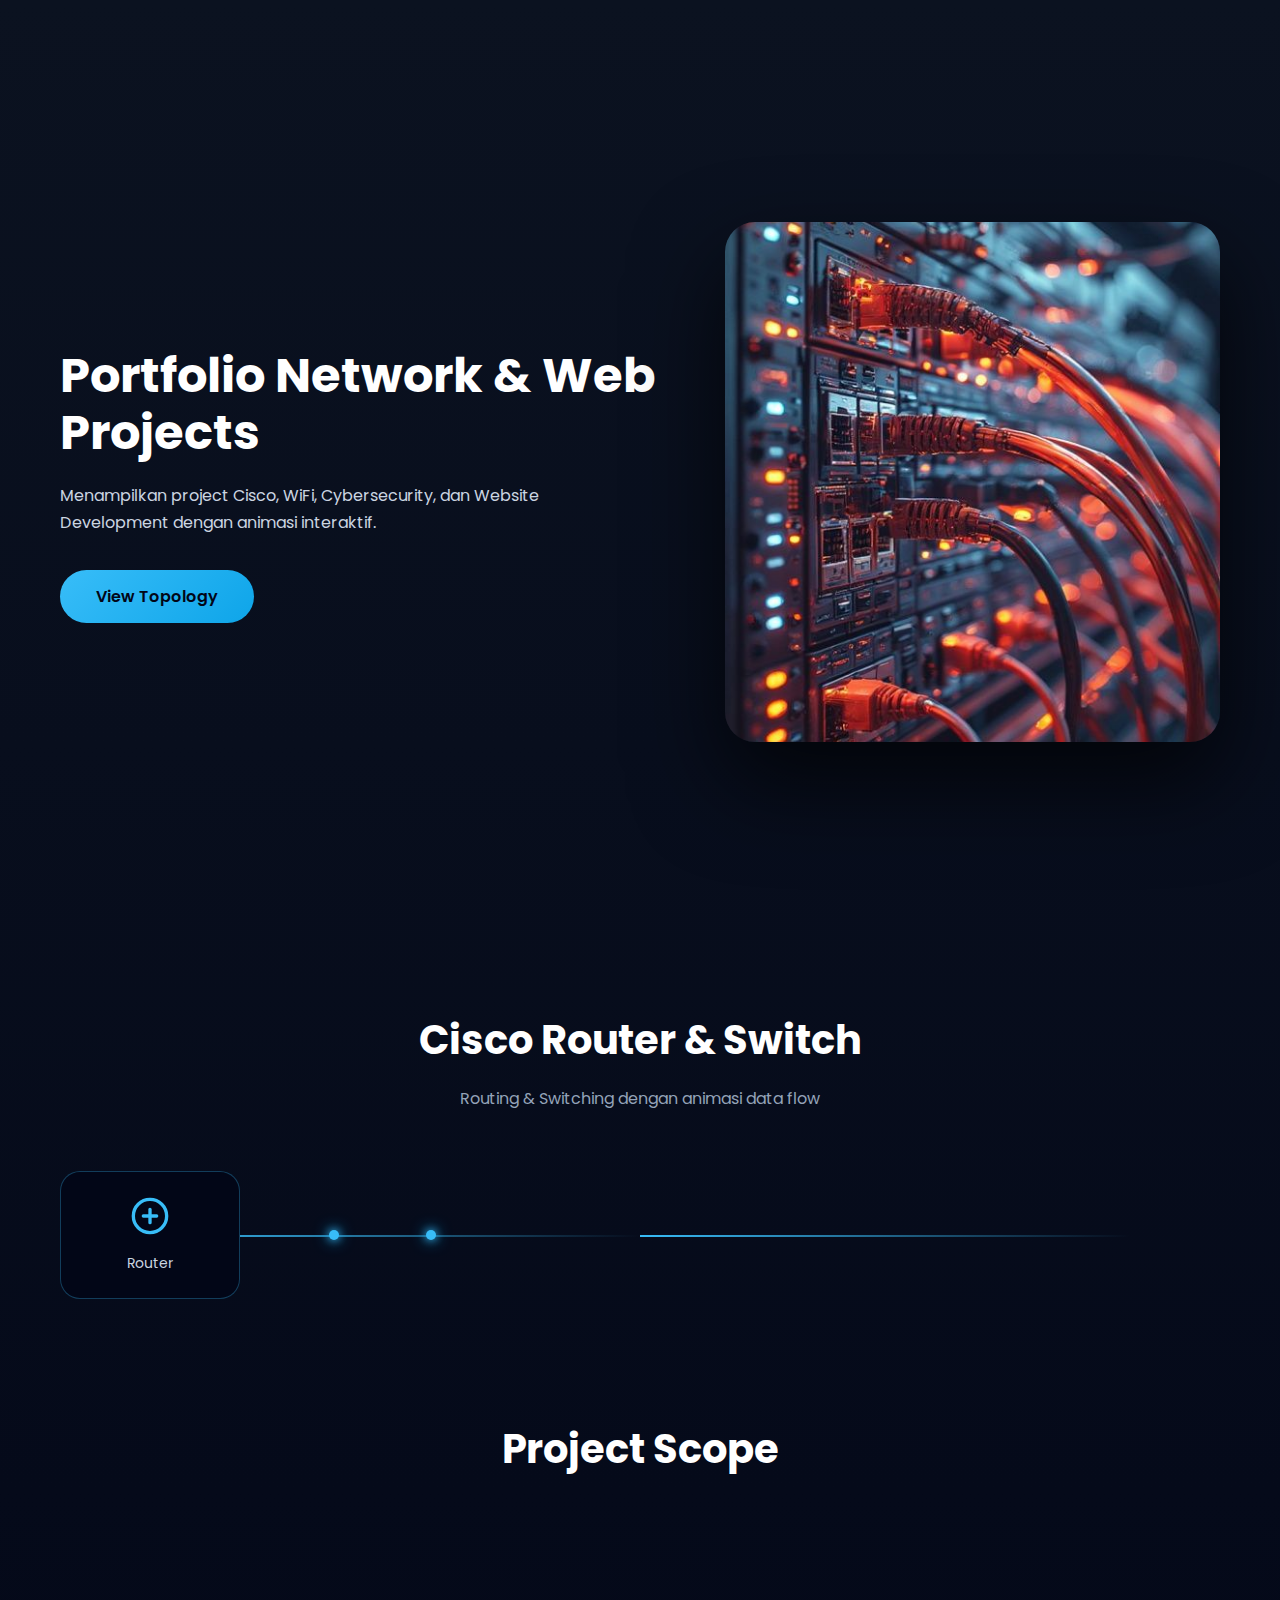
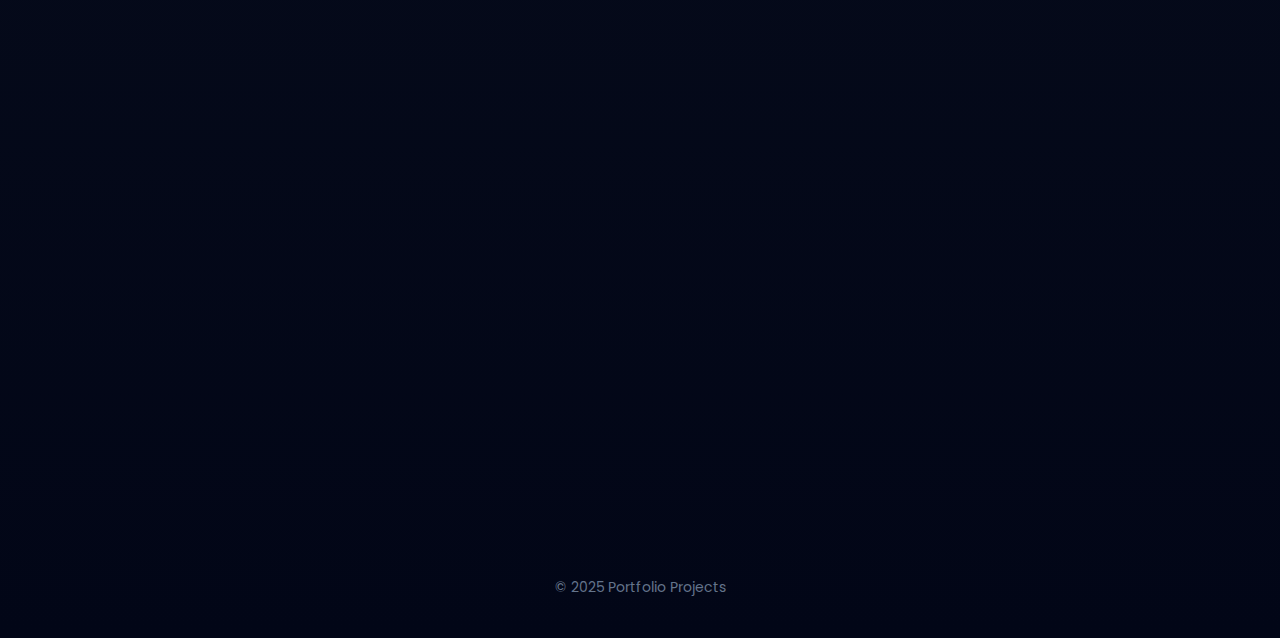
<file: projek 2/index.html>
<!DOCTYPE html>
<html lang="en">
<head>
<meta charset="UTF-8">
<meta name="viewport" content="width=device-width, initial-scale=1.0">
<title>Portfolio Network & Web Projects</title>
<link href="https://fonts.googleapis.com/css2?family=Poppins:wght@300;400;600;700&display=swap" rel="stylesheet">
<style>
*{margin:0;padding:0;box-sizing:border-box;font-family:'Poppins',sans-serif}

/* ===== THEME ===== */
:root{
  --bg-main:linear-gradient(180deg,#0b1220,#020617);
  --card-bg:#020617;
  --text-main:#fff;
  --border-accent:rgba(56,189,248,.3);
}

body{
  background:var(--bg-main);
  color:var(--text-main);
  transition:.4s ease;
}

.container{max-width:1200px;margin:auto;padding:80px 20px}

/* ===== ANIMATIONS ===== */
@keyframes fadeUp{from{opacity:0;transform:translateY(24px);}to{opacity:1;transform:translateY(0);}}
@keyframes flow{from{background-position:0 0;}to{background-position:200% 0;}}
@keyframes neonPulse{
  0% { box-shadow:0 0 0 #38bdf8; transform:translateY(0); }
  50% { box-shadow:0 0 20px #38bdf8,0 0 40px #0ea5e9; transform:translateY(-5px); }
  100% { box-shadow:0 0 0 #38bdf8; transform:translateY(0); }
}

/* ===== HERO ===== */
.hero{min-height:90vh;display:flex;align-items:center;opacity:0;animation:fadeUp 1s ease forwards;}
.hero-content{display:grid;grid-template-columns:1.1fr .9fr;gap:60px;align-items:center}
.hero h1{font-size:48px;line-height:1.2;margin-bottom:20px}
.hero h1 span{color:#38bdf8}
.hero p{color:#cbd5e1;max-width:520px;margin-bottom:34px;line-height:1.7}
.btn{display:inline-block;padding:14px 36px;border-radius:30px;background:linear-gradient(135deg,#38bdf8,#0ea5e9);color:#020617;font-weight:600;text-decoration:none}
.hero-image img{width:100%;height:520px;object-fit:cover;border-radius:30px;box-shadow:0 40px 90px rgba(0,0,0,.7)}

/* ===== TOPOLOGY ===== */
.topology{text-align:center;padding:120px 0;opacity:0;animation:fadeUp 1s ease forwards;}
.topology h2{font-size:40px;margin-bottom:16px}
.subtitle{color:#94a3b8;max-width:700px;margin:auto auto 60px}

.topology-diagram{
  display:flex;
  justify-content:space-between;
  align-items:center;
  gap:40px;
  position:relative;
}

.device{
  background:var(--card-bg);
  border:1px solid var(--border-accent);
  border-radius:20px;
  padding:24px;
  width:180px;
  text-align:center;
  position:relative;
  z-index:2;
  opacity:0;
  animation:fadeUp 0.8s ease forwards;
  transition:.3s;
}
.device span{display:block;margin-top:10px;font-size:14px;color:#cbd5e1}
.device.active{animation:neonPulse 0.6s ease forwards}

.link{
  position:absolute;
  background:linear-gradient(90deg,#38bdf8,transparent,#38bdf8);
  background-size:200% 100%;
  animation:flow 2.5s linear infinite;
  z-index:1;
  height:2px;
}

.packet{
  position:absolute;
  width:10px;
  height:10px;
  background:#38bdf8;
  border-radius:50%;
  box-shadow:0 0 8px #38bdf8,0 0 16px #0ea5e9;
  opacity:0;
  z-index:3;
  transition:opacity .5s ease;
}

/* ===== SCOPE ===== */
.scope{padding-bottom:120px;text-align:center;opacity:0;animation:fadeUp 1s ease forwards;}
.scope h2{font-size:40px;margin-bottom:60px}
.scope-grid{
  display:grid;
  grid-template-columns:repeat(auto-fit,minmax(260px,1fr));
  gap:32px;
  position:relative;
}
.scope-card{
  background:var(--card-bg);
  border-radius:24px;
  padding:36px 32px;
  border:1px solid var(--border-accent);
  text-align:center;
  opacity:0;
  transform:translateY(30px);
  animation:fadeUp 0.8s ease forwards;
}

/* ===== RESPONSIVE ===== */
@media(max-width:900px){
  .hero-content{grid-template-columns:1fr;text-align:center}
  .topology-diagram{flex-direction:column; gap:60px;}
  .link{
    width:2px;
    background:linear-gradient(180deg,#38bdf8,transparent,#38bdf8);
    background-size:100% 200%;
    animation:flow 2.5s linear infinite;
    left:50%;
    transform:translateX(-50%);
  }
}

footer{text-align:center;padding:40px 0;color:#64748b;font-size:14px}
</style>
</head>
<body>
<div class="container">

<!-- HERO -->
<section class="hero">
  <div class="hero-content">
    <div>
      <h1>Portfolio Network & Web Projects</h1>
      <p>Menampilkan project Cisco, WiFi, Cybersecurity, dan Website Development dengan animasi interaktif.</p>
      <a href="#topology" class="btn">View Topology</a>
    </div>
    <div class="hero-image">
      <img src="images/image.png" alt="Network">
    </div>
  </div>
</section>

<!-- TOPOLOGY -->
<section id="topology" class="topology">
  <h2>Cisco Router & Switch</h2>
  <p class="subtitle">Routing & Switching dengan animasi data flow</p>
  <div class="topology-diagram">
    <div class="link l1"></div>
    <div class="link l2"></div>

    <!-- Router Device -->
    <div class="device" id="router">
      <svg width="40" height="40" viewBox="0 0 24 24" fill="none" stroke="#38bdf8" stroke-width="2" stroke-linecap="round" stroke-linejoin="round">
        <circle cx="12" cy="12" r="10"/>
        <path d="M8 12h8M12 8v8"/>
      </svg>
      <span>Router</span>
    </div>

    <!-- Core Switch Device -->
    <div class="device" id="coreSwitch">
      <svg width="40" height="40" viewBox="0 0 24 24" fill="none" stroke="#38bdf8" stroke-width="2" stroke-linecap="round" stroke-linejoin="round">
        <rect x="3" y="7" width="18" height="10" rx="2"/>
        <circle cx="7" cy="12" r="1"/>
        <circle cx="12" cy="12" r="1"/>
        <circle cx="17" cy="12" r="1"/>
      </svg>
      <span>Core Switch</span>
    </div>

    <!-- PC / Client Device -->
    <div class="device" id="pc">
      <svg width="40" height="40" viewBox="0 0 24 24" fill="none" stroke="#38bdf8" stroke-width="2" stroke-linecap="round" stroke-linejoin="round">
        <rect x="3" y="4" width="18" height="14" rx="2"/>
        <line x1="8" y1="20" x2="16" y2="20"/>
        <line x1="12" y1="18" x2="12" y2="20"/>
      </svg>
      <span>PC / Client</span>
    </div>

    <!-- Packets -->
    <div class="packet packet1"></div>
    <div class="packet packet2"></div>
  </div>
</section>

<!-- SCOPE -->
<section class="scope">
  <h2>Project Scope</h2>
  <div class="scope-grid">
    <div class="scope-card">
      <svg width="48" height="48" viewBox="0 0 24 24" fill="none" stroke="#38bdf8" stroke-width="2" stroke-linecap="round" stroke-linejoin="round">
        <path d="M4 12h16M12 4l8 8-8 8"/>
      </svg>
      <h3>Routing</h3>
      <p>Static & Dynamic Routing</p>
    </div>

    <div class="scope-card">
      <svg width="48" height="48" viewBox="0 0 24 24" fill="none" stroke="#38bdf8" stroke-width="2" stroke-linecap="round" stroke-linejoin="round">
        <rect x="3" y="7" width="18" height="10" rx="2"/>
        <circle cx="7" cy="12" r="1"/>
        <circle cx="12" cy="12" r="1"/>
        <circle cx="17" cy="12" r="1"/>
      </svg>
      <h3>Switching</h3>
      <p>VLAN, Trunking</p>
    </div>

    <div class="scope-card">
      <svg width="48" height="48" viewBox="0 0 24 24" fill="none" stroke="#38bdf8" stroke-width="2" stroke-linecap="round" stroke-linejoin="round">
        <rect x="3" y="3" width="18" height="18" rx="2"/>
        <line x1="3" y1="12" x2="21" y2="12"/>
        <line x1="12" y1="3" x2="12" y2="21"/>
      </svg>
      <h3>Subnetting</h3>
      <p>IP Addressing</p>
    </div>

    <div class="scope-card">
      <svg width="48" height="48" viewBox="0 0 24 24" fill="none" stroke="#38bdf8" stroke-width="2" stroke-linecap="round" stroke-linejoin="round">
        <path d="M12 2l7 4v6c0 5-7 10-7 10S5 17 5 12V6l7-4z"/>
      </svg>
      <h3>Security</h3>
      <p>Firewall, ACL</p>
    </div>

    <div class="scope-card">
      <svg width="48" height="48" viewBox="0 0 24 24" fill="none" stroke="#38bdf8" stroke-width="2" stroke-linecap="round" stroke-linejoin="round">
        <circle cx="12" cy="12" r="10"/>
        <path d="M8 12l2 2 4-4"/>
      </svg>
      <h3>Testing</h3>
      <p>Ping & Traceroute</p>
    </div>
  </div>
</section>

</div>
<footer>© 2025 Portfolio Projects</footer>

<script>
// Select elements
const devices = [document.getElementById("router"), document.getElementById("coreSwitch"), document.getElementById("pc")];
const packets = document.querySelectorAll(".packet");
const links = document.querySelectorAll(".link");

// Helper: center of element
function center(el){ return {x: el.offsetLeft + el.offsetWidth/2, y: el.offsetTop + el.offsetHeight/2}; }

// Update links
function updateLinks(){
  const mobile = window.innerWidth <= 900;
  links.forEach((l,i)=>{
    const a = devices[i];
    const b = devices[i+1];
    if(!b) return;
    const A = center(a), B = center(b);
    if(mobile){
      l.style.left = "50%";
      l.style.top = A.y + "px";
      l.style.width = "2px";
      l.style.height = (B.y-A.y) + "px";
    }else{
      l.style.top = A.y + "px";
      l.style.left = A.x + "px";
      l.style.height = "2px";
      l.style.width = (B.x-A.x) + "px";
    }
  });
}

// Animate packets
function animatePackets(){
  packets.forEach((packet,index)=>{
    let seg=0, dir=1, t=Math.random();
    const speed = 0.004 + index*0.001;
    function move(){
      const A = devices[seg];
      const B = devices[seg+dir];
      if(!B){ dir*=-1; seg+=dir; return requestAnimationFrame(move);}
      const posA=center(A), posB=center(B);
      let x = posA.x + (posB.x-posA.x)*t;
      let y = posA.y + (posB.y-posA.y)*t;
      packet.style.left = x+"px";
      packet.style.top = y+"px";
      packet.style.transform="translate(-50%, -50%)";
      packet.style.opacity=1;
      t+=speed;
      if(t>=1){ t=0; seg+=dir; devices[seg]?.classList.add("active");
        setTimeout(()=>devices[seg]?.classList.remove("active"),300);
        if(seg===devices.length-1 || seg===0) dir*=-1;
      }
      requestAnimationFrame(move);
    }
    move();
  });
}

// Init animations
window.addEventListener("load", ()=>{
  document.querySelectorAll(".hero,.topology,.scope").forEach((el,i)=>setTimeout(()=>el.style.opacity=1,i*300));
  document.querySelectorAll(".device").forEach((d,i)=>setTimeout(()=>d.style.opacity=1,600+i*200));
  document.querySelectorAll(".scope-card").forEach((c,i)=>setTimeout(()=>c.style.opacity=1,1200+i*200));
  animatePackets();
  updateLinks();
});
window.addEventListener("resize", updateLinks);
</script>
</body>
</html>
</file>
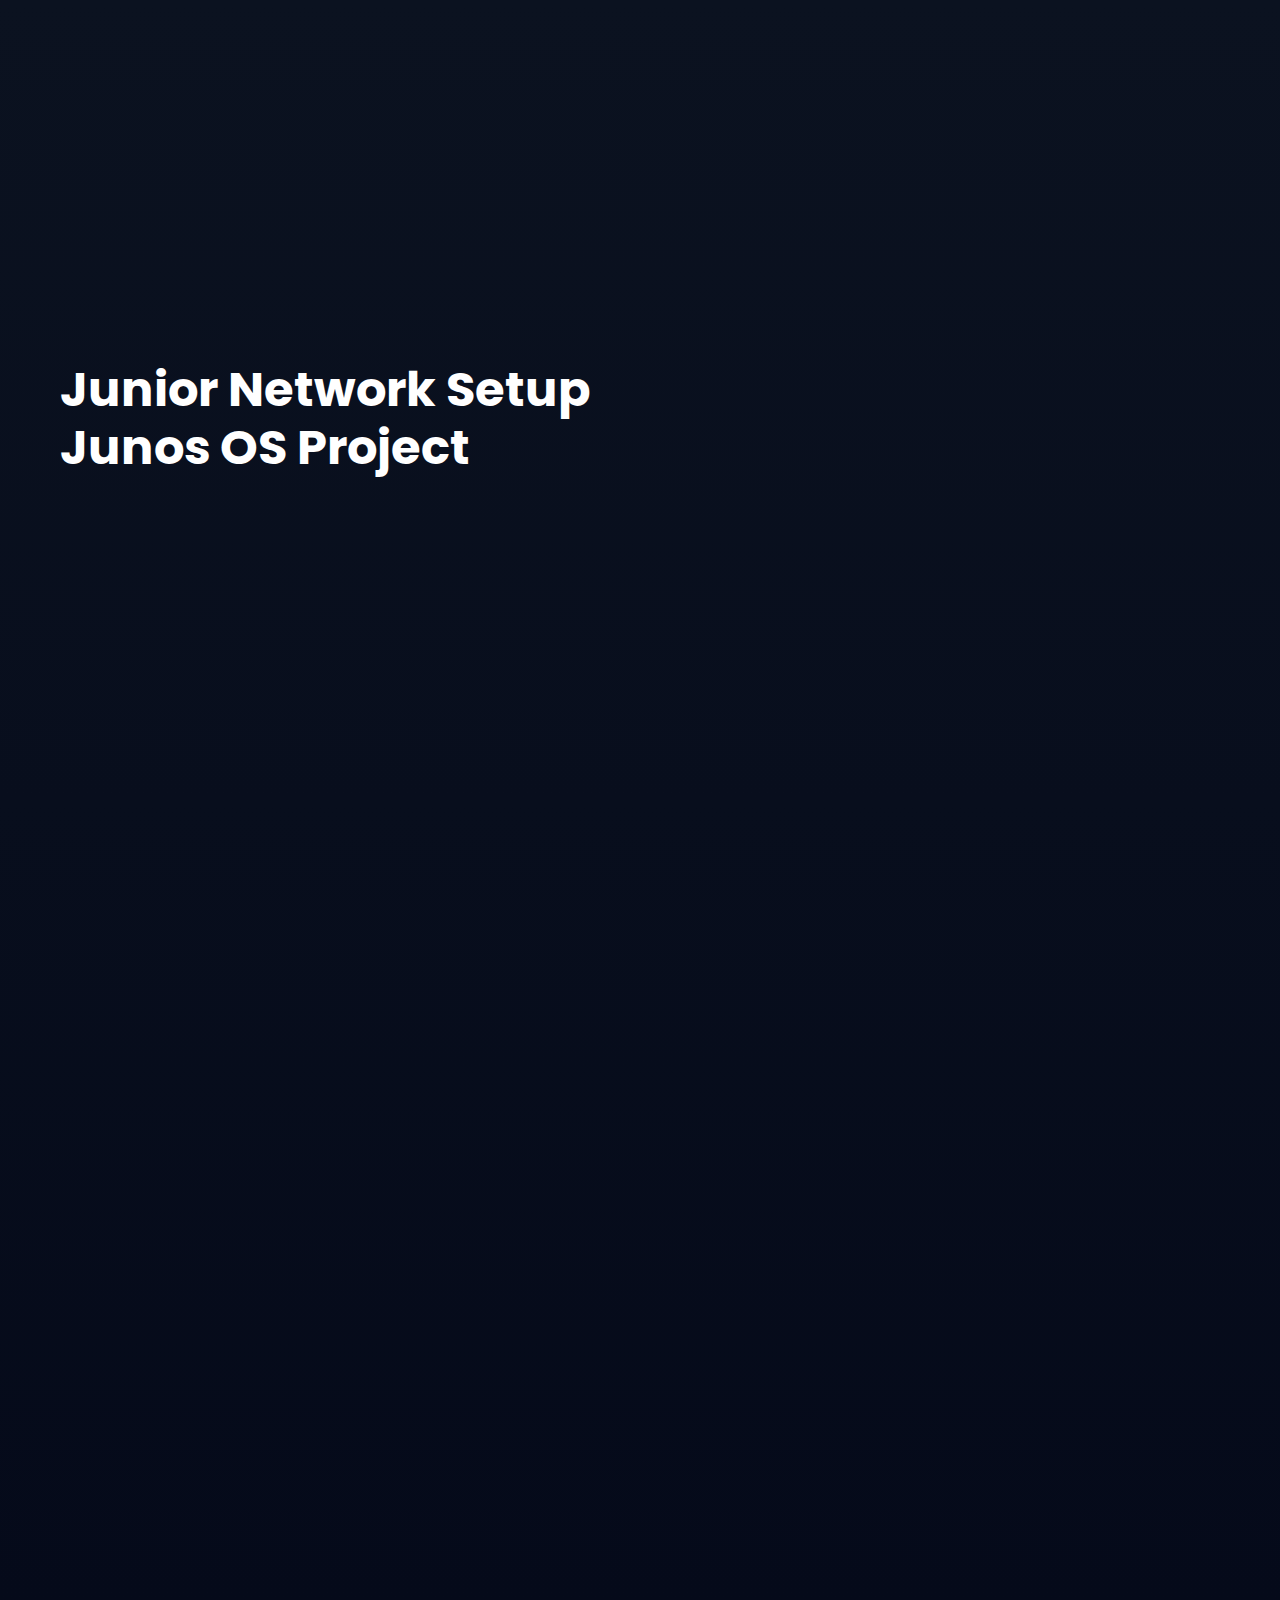
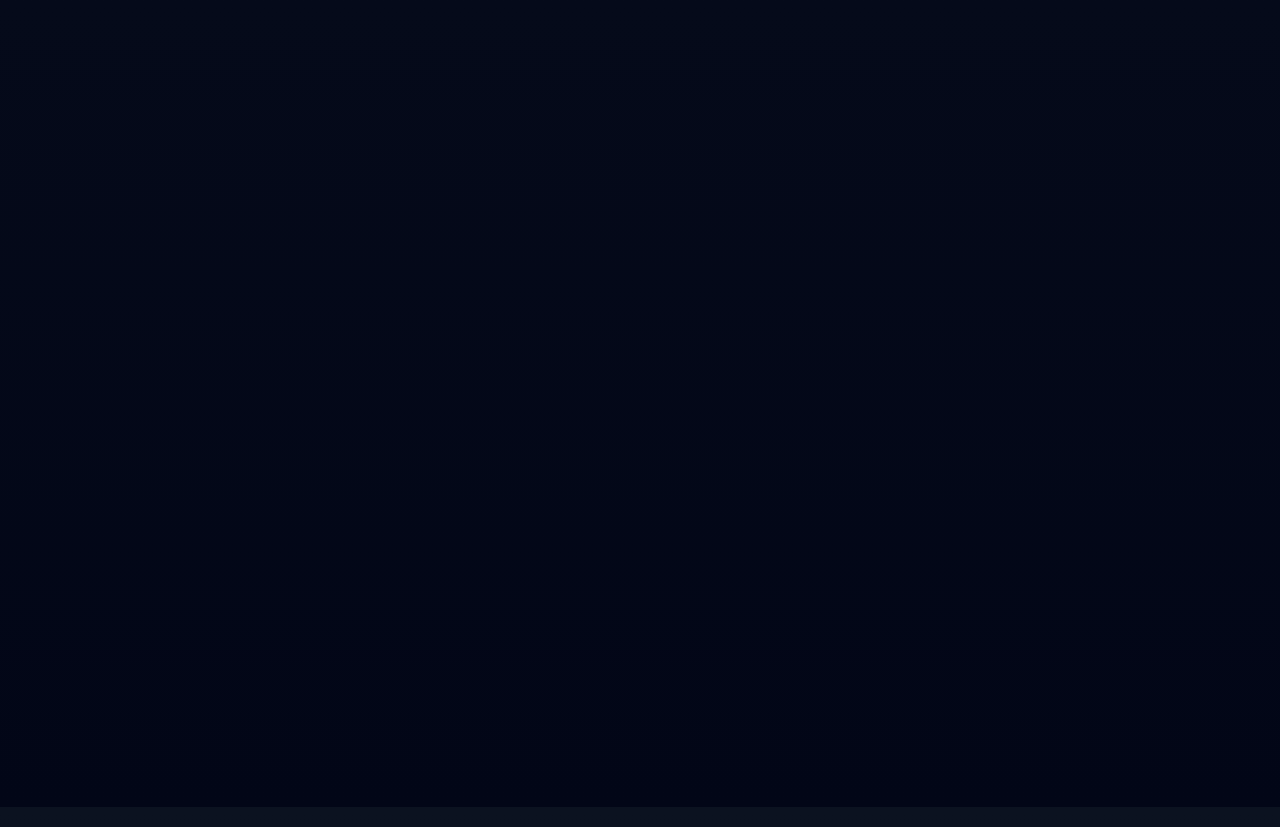
<file: projek 3/index.html>
<!DOCTYPE html>
<html lang="en">
<head>
<meta charset="UTF-8">
<meta name="viewport" content="width=device-width, initial-scale=1.0">
<title>Junior Network Setup | Portfolio</title>
<link href="https://fonts.googleapis.com/css2?family=Poppins:wght@300;400;600;700&display=swap" rel="stylesheet">
<link rel="stylesheet" href="https://cdnjs.cloudflare.com/ajax/libs/font-awesome/6.5.0/css/all.min.css">

<style>
*{margin:0;padding:0;box-sizing:border-box;font-family:'Poppins',sans-serif}
body{background:linear-gradient(180deg,#0b1220,#020617);color:#fff;overflow-x:hidden;}
.container{max-width:1200px;margin:auto;padding:80px 20px}

/* ================= HERO ================= */
.hero{min-height:90vh;display:flex;align-items:center;opacity:0;transform:translateY(50px);transition:1s ease;}
.hero.show{opacity:1;transform:translateY(0);}
.hero-content{display:grid;grid-template-columns:1.1fr .9fr;gap:60px;align-items:center}
.hero-text h1{font-size:48px;line-height:1.2;margin-bottom:20px;opacity:0;transform:translateX(-30px);transition:1s ease;}
.hero-text h1.show{opacity:1;transform:translateX(0);}
.hero-text p{color:#cbd5e1;margin-bottom:34px;opacity:0;transform:translateX(-30px);transition:1s ease;}
.hero-text p.show{opacity:1;transform:translateX(0);}
.btn-primary{padding:14px 36px;border-radius:30px;background:linear-gradient(135deg,#38bdf8,#0ea5e9);color:#020617;font-weight:600;text-decoration:none;display:inline-block;opacity:0;transform:translateY(20px);transition:1s ease;}
.btn-primary.show{opacity:1;transform:translateY(0);}
.hero-image img{width:100%;height:520px;object-fit:cover;border-radius:30px;box-shadow:0 40px 90px rgba(0,0,0,.7);opacity:0;transform:scale(0.8);transition:1s ease;}
.hero-image img.show{opacity:1;transform:scale(1);}

/* ================= PROJECT ================= */
.project{padding:120px 0;text-align:center;opacity:0;transform:translateY(50px);transition:1s ease;}
.project.show{opacity:1;transform:translateY(0);}
.project h2{font-size:40px;margin-bottom:16px}
.subtitle{color:#94a3b8;margin-bottom:60px}

.project-diagram{
  position:relative;
  display:flex;
  justify-content:space-between;
  align-items:center;
  gap:40px;
}

/* DEVICE */
.device{
  width:180px;
  background:#020617;
  border:1px solid rgba(56,189,248,.35);
  border-radius:20px;
  padding:24px;
  text-align:center;
  z-index:2;
  position:relative;
  opacity:0;
  transform:scale(0.8);
  transition:0.6s ease, opacity 0.6s ease;
}
.device.show{
  opacity:1;
  transform:scale(1);
}

.device::after{
  content:"";
  position:absolute;
  inset:-5px;
  border-radius:24px;
  box-shadow:0 0 0 rgba(56,189,248,0);
  transition:box-shadow .4s ease;
  pointer-events:none;
}
.device.glow::after{
  box-shadow:
    0 0 20px rgba(56,189,248,.6),
    0 0 40px rgba(14,165,233,.4);
}
.device span{display:block;margin-top:10px;font-size:14px;color:#cbd5e1}

/* DEVICE ICON */
.device .icon{
  font-size:36px;
  margin-bottom:10px;
  color:#38bdf8;
}

/* LINK */
.link{
  position:absolute;
  background:linear-gradient(90deg,#38bdf8,transparent,#38bdf8);
  background-size:200% 100%;
  animation:flow 2.5s linear infinite, pulse 1.5s ease-in-out infinite alternate;
  z-index:1;
}

/* PACKET */
.packet{
  position:absolute;
  width:10px;
  height:10px;
  background:#38bdf8;
  border-radius:50%;
  box-shadow:0 0 15px #38bdf8, 0 0 30px #0ea5e9;
  transform:translate(-50%,-50%);
  z-index:3;
}

/* ================= SCOPE ================= */
.scope{padding:120px 0;text-align:center;opacity:0;transform:translateY(50px);transition:1s ease;}
.scope.show{opacity:1;transform:translateY(0);}
.scope h2{font-size:40px;margin-bottom:16px}

.scope-grid{
  display:grid;
  grid-template-columns:repeat(3,1fr);
  gap:30px;
  margin-top:60px;
}

.scope-card{
  background:#020617;
  border:1px solid rgba(56,189,248,.3);
  border-radius:20px;
  padding:30px;
  transition:.35s ease;
  opacity:0;
  transform:translateY(20px);
}
.scope-card.show{
  opacity:1;
  transform:translateY(0);
}
.scope-card:hover{
  transform:translateY(-8px);
  box-shadow:0 20px 50px rgba(56,189,248,.35);
}
.scope-card h3{color:#38bdf8;margin-bottom:12px;font-size:18px}
.scope-card p{color:#cbd5e1;font-size:14px;line-height:1.7}
.scope-card .icon{font-size:36px;color:#38bdf8;margin-bottom:12px}

/* FOOTER */
footer{text-align:center;padding:30px;color:#94a3b8;opacity:0;transform:translateY(20px);transition:1s ease;}
footer.show{opacity:1;transform:translateY(0);}

/* ================= MOBILE ================= */
@media(max-width:900px){
  .hero-content{grid-template-columns:1fr;text-align:center}
  .project-diagram{flex-direction:column;gap:50px}
  .device{width:220px}
  .scope-grid{grid-template-columns:1fr}
}

/* FLOW */
@keyframes flow{
  from{background-position:0 0}
  to{background-position:200% 0}
}

@keyframes pulse{
  0% {opacity:0.5;}
  100% {opacity:1;}
}
</style>
</head>

<body>
<div class="container">

<!-- HERO -->
<section class="hero">
  <div class="hero-content">
    <div class="hero-text">
      <h1>Junior Network Setup<br><span>Junos OS Project</span></h1>
      <p>Penerapan konfigurasi dasar Juniper, routing, security, dan troubleshooting.</p>
      <a href="#project" class="btn-primary">View Project</a>
    </div>
    <div class="hero-image">
      <img src="images/image.png" alt="Network Image">
    </div>
  </div>
</section>

<!-- PROJECT -->
<section id="project" class="project">
  <h2>Junior Network Topology</h2>
  <p class="subtitle">Diagram topologi jaringan menggunakan Junos OS.</p>

  <div class="project-diagram topology-diagram">
    <div class="link"></div>
    <div class="link"></div>
    <div class="link"></div>

    <div class="device" id="firewall">
      <div class="icon"><i class="fas fa-fire"></i></div>
      <span>SRX Firewall</span>
    </div>

    <div class="device" id="router">
      <div class="icon"><i class="fas fa-network-wired"></i></div>
      <span>MX Core Router</span>
    </div>

    <div class="device" id="switch">
      <div class="icon"><i class="fas fa-server"></i></div>
      <span>EX Switch</span>
    </div>

    <div class="device" id="pc">
      <div class="icon"><i class="fas fa-desktop"></i></div>
      <span>LAN Devices</span>
    </div>

    <div class="packet"></div>
    <div class="packet"></div>
  </div>
</section>

<!-- SCOPE -->
<section class="scope">
  <h2>Project Scope</h2>
  <p class="subtitle">Ruang lingkup pekerjaan pada Junior Network Setup.</p>

  <div class="scope-grid">
    <div class="scope-card">
      <div class="icon"><i class="fas fa-project-diagram"></i></div>
      <h3>Network Design</h3>
      <p>Perancangan topologi jaringan.</p>
    </div>

    <div class="scope-card">
      <div class="icon"><i class="fas fa-plug"></i></div>
      <h3>Interface Config</h3>
      <p>Konfigurasi interface Junos OS.</p>
    </div>

    <div class="scope-card">
      <div class="icon"><i class="fas fa-route"></i></div>
      <h3>Routing</h3>
      <p>Implementasi routing dasar.</p>
    </div>

    <div class="scope-card">
      <div class="icon"><i class="fas fa-shield-alt"></i></div>
      <h3>Security</h3>
      <p>Firewall & filtering traffic.</p>
    </div>

    <div class="scope-card">
      <div class="icon"><i class="fas fa-tools"></i></div>
      <h3>Troubleshooting</h3>
      <p>Analisa & perbaikan jaringan.</p>
    </div>

    <div class="scope-card">
      <div class="icon"><i class="fas fa-file-alt"></i></div>
      <h3>Documentation</h3>
      <p>Dokumentasi konfigurasi.</p>
    </div>
  </div>
</section>

</div>

<footer>© 2025 Juniper Network Setup Portfolio</footer>

<script>
const diagram = document.querySelector(".topology-diagram");
const devices = [
  document.getElementById("firewall"),
  document.getElementById("router"),
  document.getElementById("switch"),
  document.getElementById("pc")
];
const packets = document.querySelectorAll(".packet");
const links   = document.querySelectorAll(".link");
let rafIds = [];

/* ================= HELPER ================= */
function center(el){
  return {
    x: el.offsetLeft + el.offsetWidth / 2,
    y: el.offsetTop  + el.offsetHeight / 2
  };
}

/* ================= LINKS ================= */
function updateLinks(){
  const mobile = window.innerWidth <= 900;
  links.forEach((l,i)=>{
    const a = devices[i];
    const b = devices[i+1];
    if(!a || !b) return;
    const A = center(a);
    const B = center(b);
    if(mobile){
      l.style.left = "50%";
      l.style.top = A.y + "px";
      l.style.width = "2px";
      l.style.height = (B.y - A.y) + "px";
      l.style.transform = "translateX(-50%)";
    } else {
      l.style.left = A.x + "px";
      l.style.top  = A.y + "px";
      l.style.width = (B.x - A.x) + "px";
      l.style.height = "2px";
      l.style.transform = "none";
    }
  });
}

/* ================= PACKET FLOW ================= */
function animatePackets(){
  rafIds.forEach(id => cancelAnimationFrame(id));
  rafIds = [];
  const mobile = window.innerWidth <= 900;
  const points = devices.map(d=>center(d));
  packets.forEach((packet, index)=>{
    let seg = 0;
    let dir = 1;
    let t = index * 0.3;
    const speed = 0.008;
    function move(){
      const A = points[seg];
      const B = points[seg + dir];
      if(!B) return;
      let x, y;
      if(mobile){
        x = diagram.offsetWidth / 2;
        y = A.y + (B.y - A.y) * t;
      } else {
        x = A.x + (B.x - A.x) * t;
        y = A.y + (Math.sin(t*Math.PI*2)*10); // zig-zag
      }
      packet.style.left = x + "px";
      packet.style.top  = y + "px";
      packet.style.transform = "translate(-50%, -50%)";
      t += speed;
      if(t >= 1){
        t = 0;
        seg += dir;
        devices[seg]?.classList.add("glow");
        setTimeout(()=>devices[seg]?.classList.remove("glow"), 200);
        if(seg === devices.length - 1 || seg === 0) dir*=-1;
      }
      rafIds.push(requestAnimationFrame(move));
    }
    move();
  });
}

/* ================= FADE-IN SECTIONS ================= */
function showSections(){
  const hero = document.querySelector(".hero");
  const heroText = hero.querySelector("h1");
  const heroP = hero.querySelector("p");
  const btn = hero.querySelector(".btn-primary");
  const heroImg = hero.querySelector("img");
  
  setTimeout(()=>hero.classList.add("show"), 300);
  setTimeout(()=>heroText.classList.add("show"), 600);
  setTimeout(()=>heroP.classList.add("show"), 900);
  setTimeout(()=>btn.classList.add("show"), 1200);
  setTimeout(()=>heroImg.classList.add("show"), 1400);
  
  const project = document.querySelector(".project");
  setTimeout(()=>project.classList.add("show"), 1800);
  
  devices.forEach((d,i)=>{
    setTimeout(()=>d.classList.add("show"), 2000 + i*200);
  });
  
  const scopeCards = document.querySelectorAll(".scope-card");
  const scopeSection = document.querySelector(".scope");
  setTimeout(()=>scopeSection.classList.add("show"), 2800);
  scopeCards.forEach((c,i)=>{
    setTimeout(()=>c.classList.add("show"), 3000 + i*150);
  });
  
  const footer = document.querySelector("footer");
  setTimeout(()=>footer.classList.add("show"), 4000);
}

/* ================= INIT ================= */
function init(){
  updateLinks();
  animatePackets();
  showSections();
}

window.addEventListener("load", init);
window.addEventListener("resize", init);
</script>
</body>
</html>
</file>
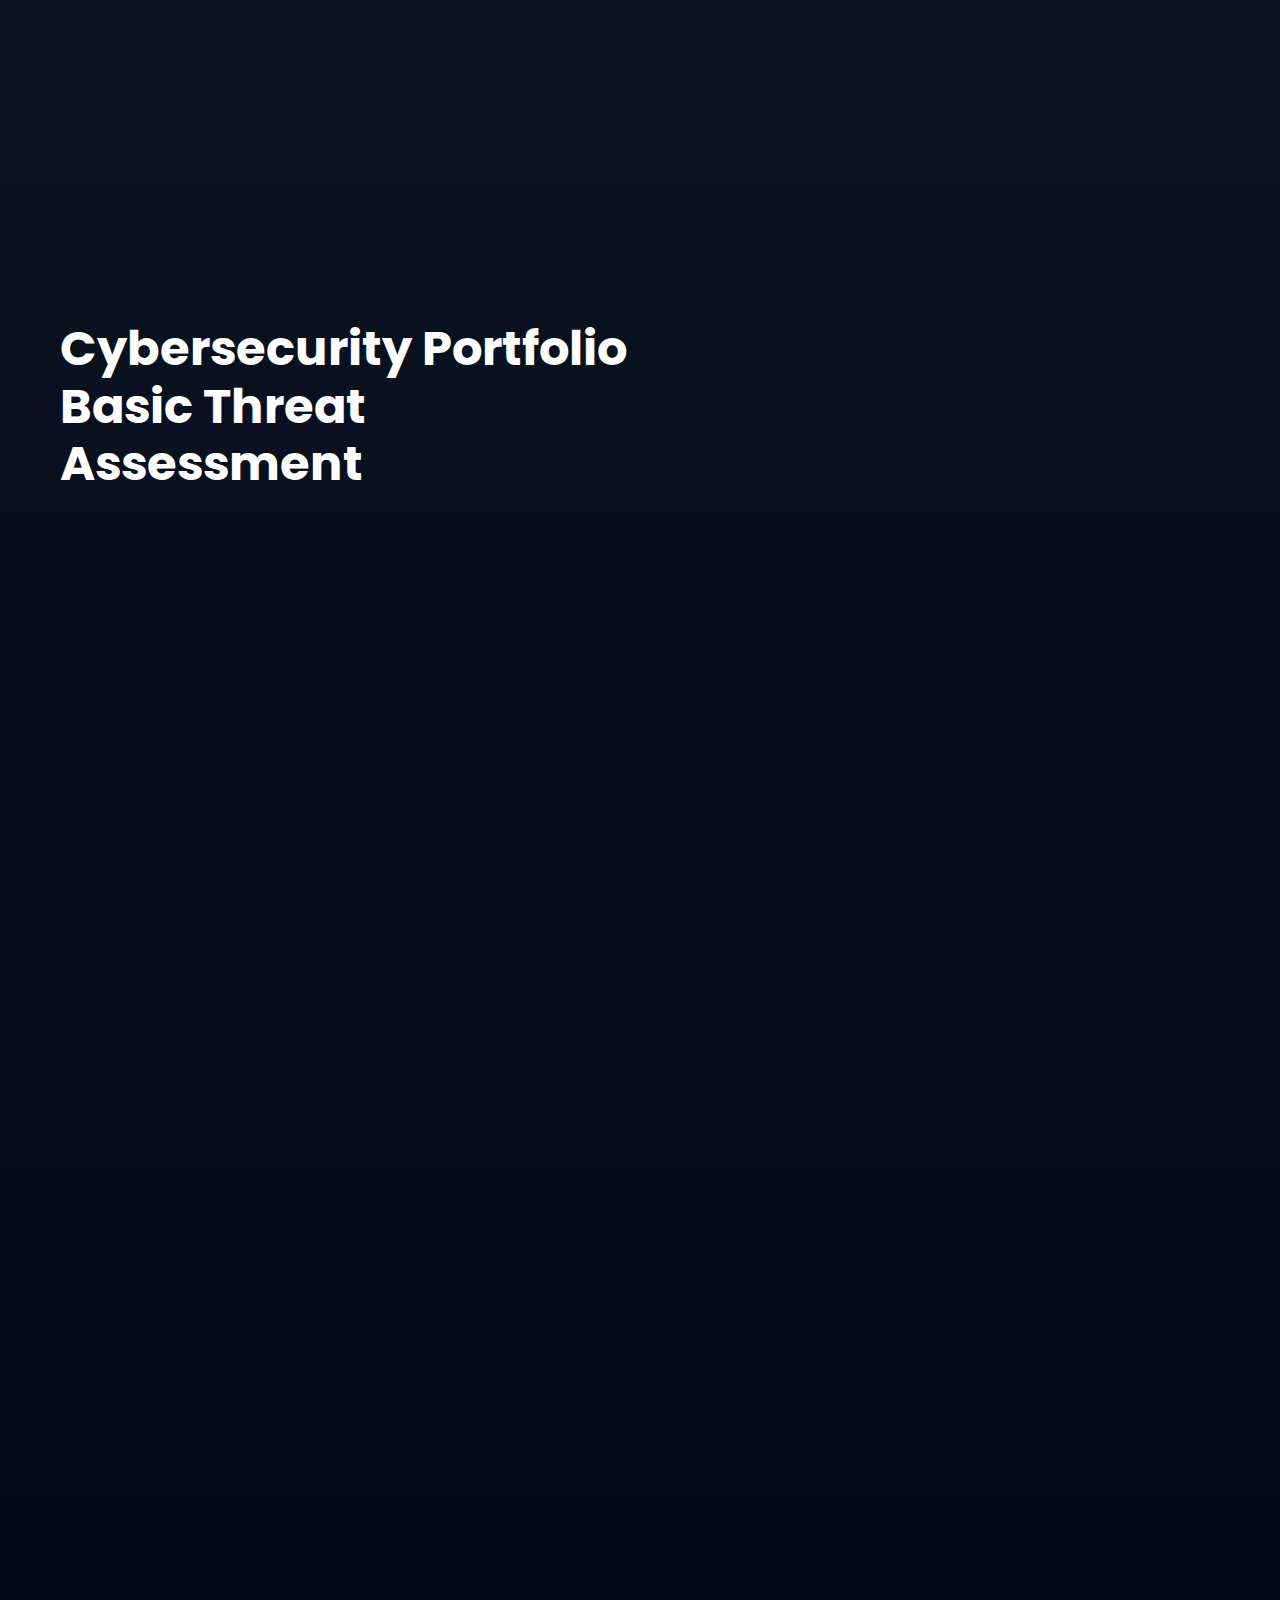
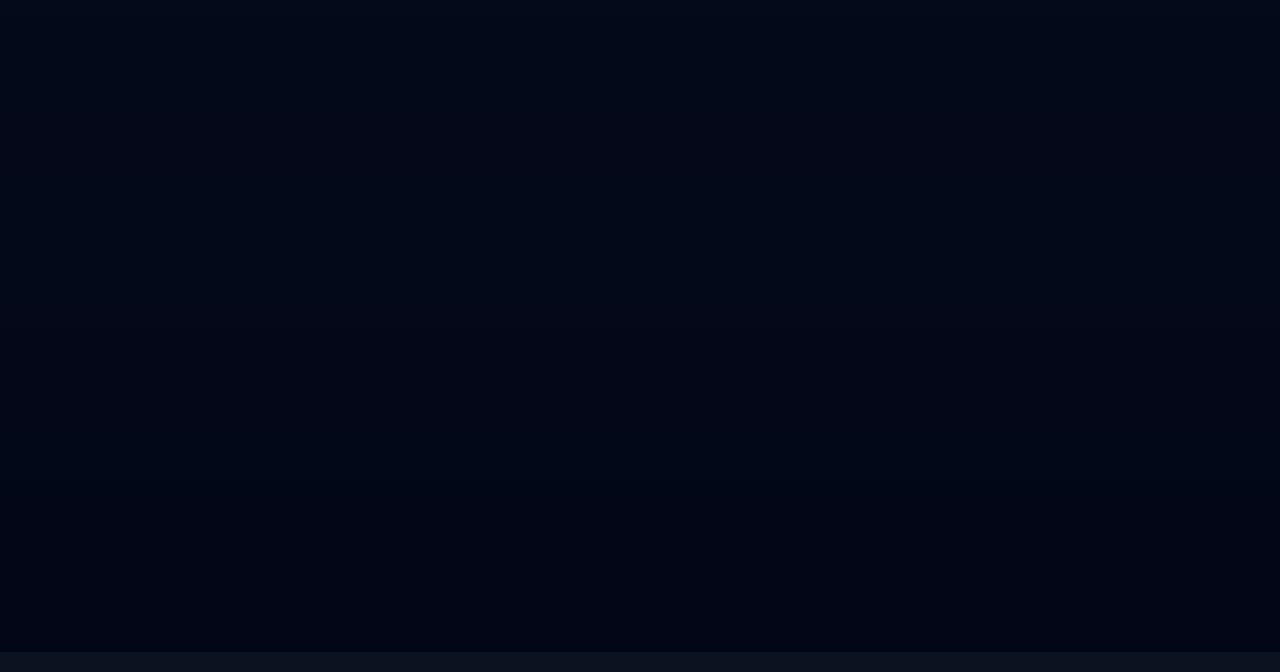
<file: projek 4/index.html>
<!DOCTYPE html>
<html lang="en">
<head>
<meta charset="UTF-8">
<meta name="viewport" content="width=device-width, initial-scale=1.0">
<title>Cybersecurity Portfolio | Basic Threat Assessment</title>
<link href="https://fonts.googleapis.com/css2?family=Poppins:wght@300;400;600;700&display=swap" rel="stylesheet">
<style>
*{margin:0;padding:0;box-sizing:border-box;font-family:'Poppins',sans-serif}
body{background:linear-gradient(180deg,#0b1220,#020617);color:#fff;overflow-x:hidden;}
.container{max-width:1200px;margin:auto;padding:80px 20px}

/* ================= HERO ================= */
.hero{min-height:90vh;display:flex;align-items:center;opacity:0;transform:translateY(50px);transition:1s ease;}
.hero.show{opacity:1;transform:translateY(0);}
.hero-content{display:grid;grid-template-columns:1.1fr .9fr;gap:60px;align-items:center}
.hero-text h1{font-size:48px;line-height:1.2;margin-bottom:20px;opacity:0;transform:translateX(-30px);transition:1s ease;}
.hero-text h1.show{opacity:1;transform:translateX(0);}
.hero-text p{color:#cbd5e1;margin-bottom:34px;opacity:0;transform:translateX(-30px);transition:1s ease;}
.hero-text p.show{opacity:1;transform:translateX(0);}
.btn-primary{padding:14px 36px;border-radius:30px;background:linear-gradient(135deg,#38bdf8,#0ea5e9);color:#020617;font-weight:600;text-decoration:none;display:inline-block;opacity:0;transform:translateY(20px);transition:1s ease;}
.btn-primary.show{opacity:1;transform:translateY(0);}
.hero-image img{width:100%;height:520px;object-fit:cover;border-radius:30px;box-shadow:0 40px 90px rgba(0,0,0,.7);opacity:0;transform:scale(0.8);transition:1s ease;}
.hero-image img.show{opacity:1;transform:scale(1);}

/* ================= PROJECT ================= */
.project{padding:120px 0;text-align:center;opacity:0;transform:translateY(50px);transition:1s ease;}
.project.show{opacity:1;transform:translateY(0);}
.project h2{font-size:40px;margin-bottom:16px}
.subtitle{color:#94a3b8;margin-bottom:60px}

.project-diagram{
  position:relative;
  display:flex;
  justify-content:space-between;
  align-items:center;
  gap:40px;
}

/* DEVICE */
.device{
  width:150px;
  background:#020617;
  border:1px solid rgba(56,189,248,.35);
  border-radius:20px;
  padding:20px;
  text-align:center;
  z-index:2;
  position:relative;
  opacity:0;
  transform:scale(0.8);
  transition:0.6s ease, opacity 0.6s ease;
}
.device.show{opacity:1;transform:scale(1);}
.device::after{
  content:"";
  position:absolute;
  inset:-5px;
  border-radius:24px;
  box-shadow:0 0 0 rgba(56,189,248,0);
  transition:box-shadow .4s ease;
  pointer-events:none;
}
.device.glow::after{
  box-shadow:
    0 0 20px rgba(56,189,248,.6),
    0 0 40px rgba(14,165,233,.4);
}
.device span{display:block;margin-top:10px;font-size:14px;color:#cbd5e1}

/* DEVICE ICON */
.device .icon{
  width:60px;
  height:60px;
  margin:0 auto 10px;
  border-radius:8px;
  position:relative;
}

/* LINK */
.link{
  position:absolute;
  background:linear-gradient(90deg,#38bdf8,transparent,#38bdf8);
  background-size:200% 100%;
  animation:flow 2.5s linear infinite, pulse 1.5s ease-in-out infinite alternate;
  z-index:1;
}

/* PACKET */
.packet{
  position:absolute;
  width:10px;
  height:10px;
  background:#38bdf8;
  border-radius:50%;
  box-shadow:0 0 15px #38bdf8, 0 0 30px #0ea5e9;
  transform:translate(-50%,-50%);
  z-index:3;
}

/* ================= SCOPE ================= */
.scope{padding:120px 0;text-align:center;opacity:0;transform:translateY(50px);transition:1s ease;}
.scope.show{opacity:1;transform:translateY(0);}
.scope h2{font-size:40px;margin-bottom:16px}

.scope-grid{
  display:grid;
  grid-template-columns:repeat(3,1fr);
  gap:30px;
  margin-top:60px;
}

.scope-card{
  display:flex;
  gap:16px;
  align-items:center;
  background:#020617;
  border:1px solid rgba(56,189,248,.3);
  border-radius:20px;
  padding:20px;
  transition:.35s ease;
  opacity:0;
  transform:translateY(20px);
}
.scope-card.show{opacity:1;transform:translateY(0);}
.scope-card:hover{transform:translateY(-6px);box-shadow:0 15px 40px rgba(56,189,248,.35);}
.scope-card .icon{width:50px;height:50px;position:relative;display:flex;align-items:center;justify-content:center;filter:drop-shadow(0 0 5px #38bdf8);}

/* FOOTER */
footer{text-align:center;padding:30px;color:#94a3b8;opacity:0;transform:translateY(20px);transition:1s ease;}
footer.show{opacity:1;transform:translateY(0);}

/* ================= MOBILE ================= */
@media(max-width:900px){
  .hero-content{grid-template-columns:1fr;text-align:center}
  .project-diagram{flex-direction:column}
  .device{width:180px}
  .scope-grid{grid-template-columns:1fr}
}

/* FLOW */
@keyframes flow{from{background-position:0 0}to{background-position:200% 0}}
@keyframes pulse{0%{opacity:0.5;}100%{opacity:1;}}
</style>
</head>
<body>
<div class="container">

<!-- HERO -->
<section class="hero">
  <div class="hero-content">
    <div class="hero-text">
      <h1>Cybersecurity Portfolio<br><span>Basic Threat Assessment</span></h1>
      <p>Melakukan analisis ancaman dasar, identifikasi risiko, dan penerapan langkah keamanan.</p>
      <a href="#project" class="btn-primary">View Project</a>
    </div>
    <div class="hero-image">
      <img src="images/image.png" alt="Cybersecurity">
    </div>
  </div>
</section>

<!-- PROJECT -->
<section id="project" class="project">
  <h2>Cybersecurity Basic Threat Assessment</h2>
  <p class="subtitle">Melakukan analisis ancaman dasar, identifikasi risiko, dan penerapan langkah keamanan.</p>

  <div class="project-diagram topology-diagram">
    <!-- LINKS -->
    <div class="link"></div>
    <div class="link"></div>
    <div class="link"></div>

    <!-- DEVICES -->
    <div class="device" id="firewall">
      <div class="icon firewall-icon"></div>
      <span>Firewall</span>
    </div>

    <div class="device" id="server">
      <div class="icon server-icon"></div>
      <span>Server</span>
    </div>

    <div class="device" id="workstation">
      <div class="icon workstation-icon"></div>
      <span>Workstation</span>
    </div>

    <div class="device" id="router">
      <div class="icon router-icon"></div>
      <span>Router</span>
    </div>

    <!-- PACKETS -->
    <div class="packet"></div>
    <div class="packet"></div>
  </div>
</section>

<style>
/* ICON BASE */
.project-diagram .icon {
  width: 50px;
  height: 50px;
  margin: 0 auto 10px;
  position: relative;
  border-radius: 8px;
}

/* FIREWALL: kotak + gembok */
.firewall-icon {
  background: #f87171; /* merah */
}
.firewall-icon::after {
  content: "🔒";
  position: absolute;
  font-size: 20px;
  top: 50%;
  left: 50%;
  transform: translate(-50%, -50%);
}

/* SERVER: tumpukan kotak */
.server-icon {
  background: #60a5fa; /* biru */
  border-radius: 4px;
}
.server-icon::before, .server-icon::after {
  content: "";
  position: absolute;
  width: 100%;
  height: 14px;
  background: #3b82f6;
  top: 10px;
  left: 0;
  border-radius: 4px;
}
.server-icon::after {
  top: 26px;
}

/* WORKSTATION: kotak + layar */
.workstation-icon {
  background: #34d399; /* hijau */
  border-radius: 4px;
}
.workstation-icon::before {
  content: "";
  position: absolute;
  width: 30px;
  height: 20px;
  background: #065f46;
  top: 10px;
  left: 50%;
  transform: translateX(-50%);
  border-radius: 2px;
}

/* ROUTER: lingkaran + antena */
.router-icon {
  background: #fbbf24; /* kuning */
  border-radius: 50%;
}
.router-icon::before, .router-icon::after {
  content: "";
  position: absolute;
  width: 4px;
  height: 12px;
  background: #92400e;
  top: -6px;
  left: 50%;
  transform: translateX(-50%);
}
.router-icon::after {
  left: 25%;
  transform: none;
}
</style>


<!-- SCOPE -->
<section class="scope">
  <h2>Project Scope</h2>
  <p class="subtitle">Ruang lingkup pekerjaan pada Cybersecurity Basic Threat Assessment.</p>
  <div class="scope-grid">
    <div class="scope-card"><div class="icon threat-icon"></div><div><h3>Threat Analysis</h3><p>Analisis ancaman dasar sistem dan jaringan.</p></div></div>
    <div class="scope-card"><div class="icon risk-icon"></div><div><h3>Risk Identification</h3><p>Identifikasi potensi risiko keamanan.</p></div></div>
    <div class="scope-card"><div class="icon security-icon"></div><div><h3>Security Measures</h3><p>Penerapan langkah keamanan dasar.</p></div></div>
    <div class="scope-card"><div class="icon monitor-icon"></div><div><h3>Monitoring</h3><p>Pengawasan aktivitas jaringan.</p></div></div>
    <div class="scope-card"><div class="icon report-icon"></div><div><h3>Documentation</h3><p>Pembuatan laporan dan dokumentasi.</p></div></div>
    <div class="scope-card"><div class="icon awareness-icon"></div><div><h3>Awareness</h3><p>Pelatihan dasar untuk pengguna.</p></div></div>
  </div>
  <style>
.scope-card {
  display: flex;
  gap: 16px;
  align-items: center;
  background: #020617;
  border: 1px solid rgba(56,189,248,.3);
  border-radius: 20px;
  padding: 20px;
  transition: 0.35s ease;
}
.scope-card:hover {
  transform: translateY(-6px);
  box-shadow: 0 15px 40px rgba(56,189,248,.35);
}

.scope-card .icon {
  width: 50px;
  height: 50px;
  position: relative;
  display: flex;
  align-items: center;
  justify-content: center;
  filter: drop-shadow(0 0 5px #38bdf8);
}

/* ================= Cybersecurity-themed Modern Icons ================= */

/* Threat Analysis: lingkaran dengan garis diagonal neon */
.threat-icon {
  border: 2px solid #f87171;
  border-radius: 50%;
}
.threat-icon::before {
  content:"";
  position:absolute;
  width:2px;
  height:28px;
  background:#f87171;
  transform: rotate(45deg);
}

/* Risk Identification: lingkaran dengan titik neon di tengah */
.risk-icon {
  border: 2px solid #fbbf24;
  border-radius: 50%;
}
.risk-icon::before {
  content:"";
  position:absolute;
  width:10px;
  height:10px;
  background:#fbbf24;
  border-radius:50%;
}

/* Security Measures: kotak dengan garis horizontal neon */
.security-icon {
  border: 2px solid #60a5fa;
  width: 40px;
  height: 40px;
  border-radius:6px;
}
.security-icon::before {
  content:"";
  position:absolute;
  width:24px;
  height:2px;
  background:#60a5fa;
}

/* Monitoring: layar kotak dengan garis vertikal neon */
.monitor-icon {
  border: 2px solid #34d399;
  width: 40px;
  height: 30px;
  border-radius:4px;
}
.monitor-icon::before {
  content:"";
  position:absolute;
  width:2px;
  height:16px;
  background:#34d399;
}

/* Documentation: dokumen abstrak neon */
.report-icon {
  border: 2px solid #f472b6;
  width: 30px;
  height: 40px;
  clip-path: polygon(0 0, 100% 0, 100% 80%, 80% 100%, 0 100%);
}

/* Awareness: lingkaran dengan lingkaran kecil neon di atas */
.awareness-icon {
  border: 2px solid #a78bfa;
  border-radius: 50%;
}
.awareness-icon::before {
  content:"";
  position:absolute;
  width:12px;
  height:12px;
  border: 2px solid #a78bfa;
  border-radius:50%;
  top:-6px;
}
</style>

</section>

</div>
<footer>© 2025 Cybersecurity Portfolio</footer>

<script>
const diagram = document.querySelector(".topology-diagram");
const devices = [...document.querySelectorAll(".device")];
const links = document.querySelectorAll(".link");
const packets = document.querySelectorAll(".packet");
let rafIds = [];

/* ================= POSITION ================= */
function center(el){return {x: el.offsetLeft + el.offsetWidth/2, y: el.offsetTop + el.offsetHeight/2};}

/* ================= LINKS ================= */
function updateLinks(){
  const mobile = window.innerWidth <= 900;
  links.forEach((l,i)=>{
    const a=devices[i]; const b=devices[i+1]; if(!a||!b)return;
    const A=center(a); const B=center(b);
    if(mobile){l.style.left="50%";l.style.top=A.y+"px";l.style.width="2px";l.style.height=(B.y-A.y)+"px";l.style.transform="translateX(-50%)";}
    else{l.style.left=A.x+"px";l.style.top=A.y+"px";l.style.width=(B.x-A.x)+"px";l.style.height="2px";l.style.transform="none";}
  });
}

/* ================= PACKET FLOW ================= */
function animatePackets(){
  rafIds.forEach(id=>cancelAnimationFrame(id)); rafIds=[];
  const mobile = window.innerWidth <= 900;
  const points = devices.map(d=>center(d));
  packets.forEach((packet,index)=>{
    let seg = index===0?0:devices.length-1;
    let dir = index===0?1:-1;
    let t=0; const speed=0.008;
    function move(){
      const A=points[seg]; const B=points[seg+dir]; if(!B)return;
      let x,y;
      if(mobile){x=diagram.offsetWidth/2; y=A.y+(B.y-A.y)*t;}
      else{x=A.x+(B.x-A.x)*t; y=A.y+Math.sin(t*Math.PI*2)*10;}
      packet.style.left=x+"px"; packet.style.top=y+"px"; packet.style.transform="translate(-50%,-50%)";
      devices.forEach(d=>d.classList.remove("glow")); if(t>=1) devices[seg+dir]?.classList.add("glow"); else devices[seg]?.classList.add("glow");
      t+=speed;
      if(t>=1){t=0; seg+=dir; if(seg===devices.length-1||seg===0) dir*=-1;}
      rafIds.push(requestAnimationFrame(move));
    }
    move();
  });
}

/* ================= FADE-IN SECTIONS ================= */
function showSections(){
  const hero=document.querySelector(".hero");
  const heroText=hero.querySelector("h1");
  const heroP=hero.querySelector("p");
  const btn=hero.querySelector(".btn-primary");
  const heroImg=hero.querySelector("img");
  
  setTimeout(()=>hero.classList.add("show"),300);
  setTimeout(()=>heroText.classList.add("show"),600);
  setTimeout(()=>heroP.classList.add("show"),900);
  setTimeout(()=>btn.classList.add("show"),1200);
  setTimeout(()=>heroImg.classList.add("show"),1400);
  
  const project=document.querySelector(".project");
  setTimeout(()=>project.classList.add("show"),1800);
  devices.forEach((d,i)=>setTimeout(()=>d.classList.add("show"),2000+i*200));
  
  const scopeCards=document.querySelectorAll(".scope-card");
  const scopeSection=document.querySelector(".scope");
  setTimeout(()=>scopeSection.classList.add("show"),2800);
  scopeCards.forEach((c,i)=>setTimeout(()=>c.classList.add("show"),3000+i*150));
  
  const footer=document.querySelector("footer");
  setTimeout(()=>footer.classList.add("show"),4000);
}

/* ================= INIT ================= */
function init(){updateLinks(); animatePackets(); showSections();}
window.addEventListener("load",init);
window.addEventListener("resize",()=>{updateLinks(); animatePackets();});
</script>
</body>
</html>
</file>
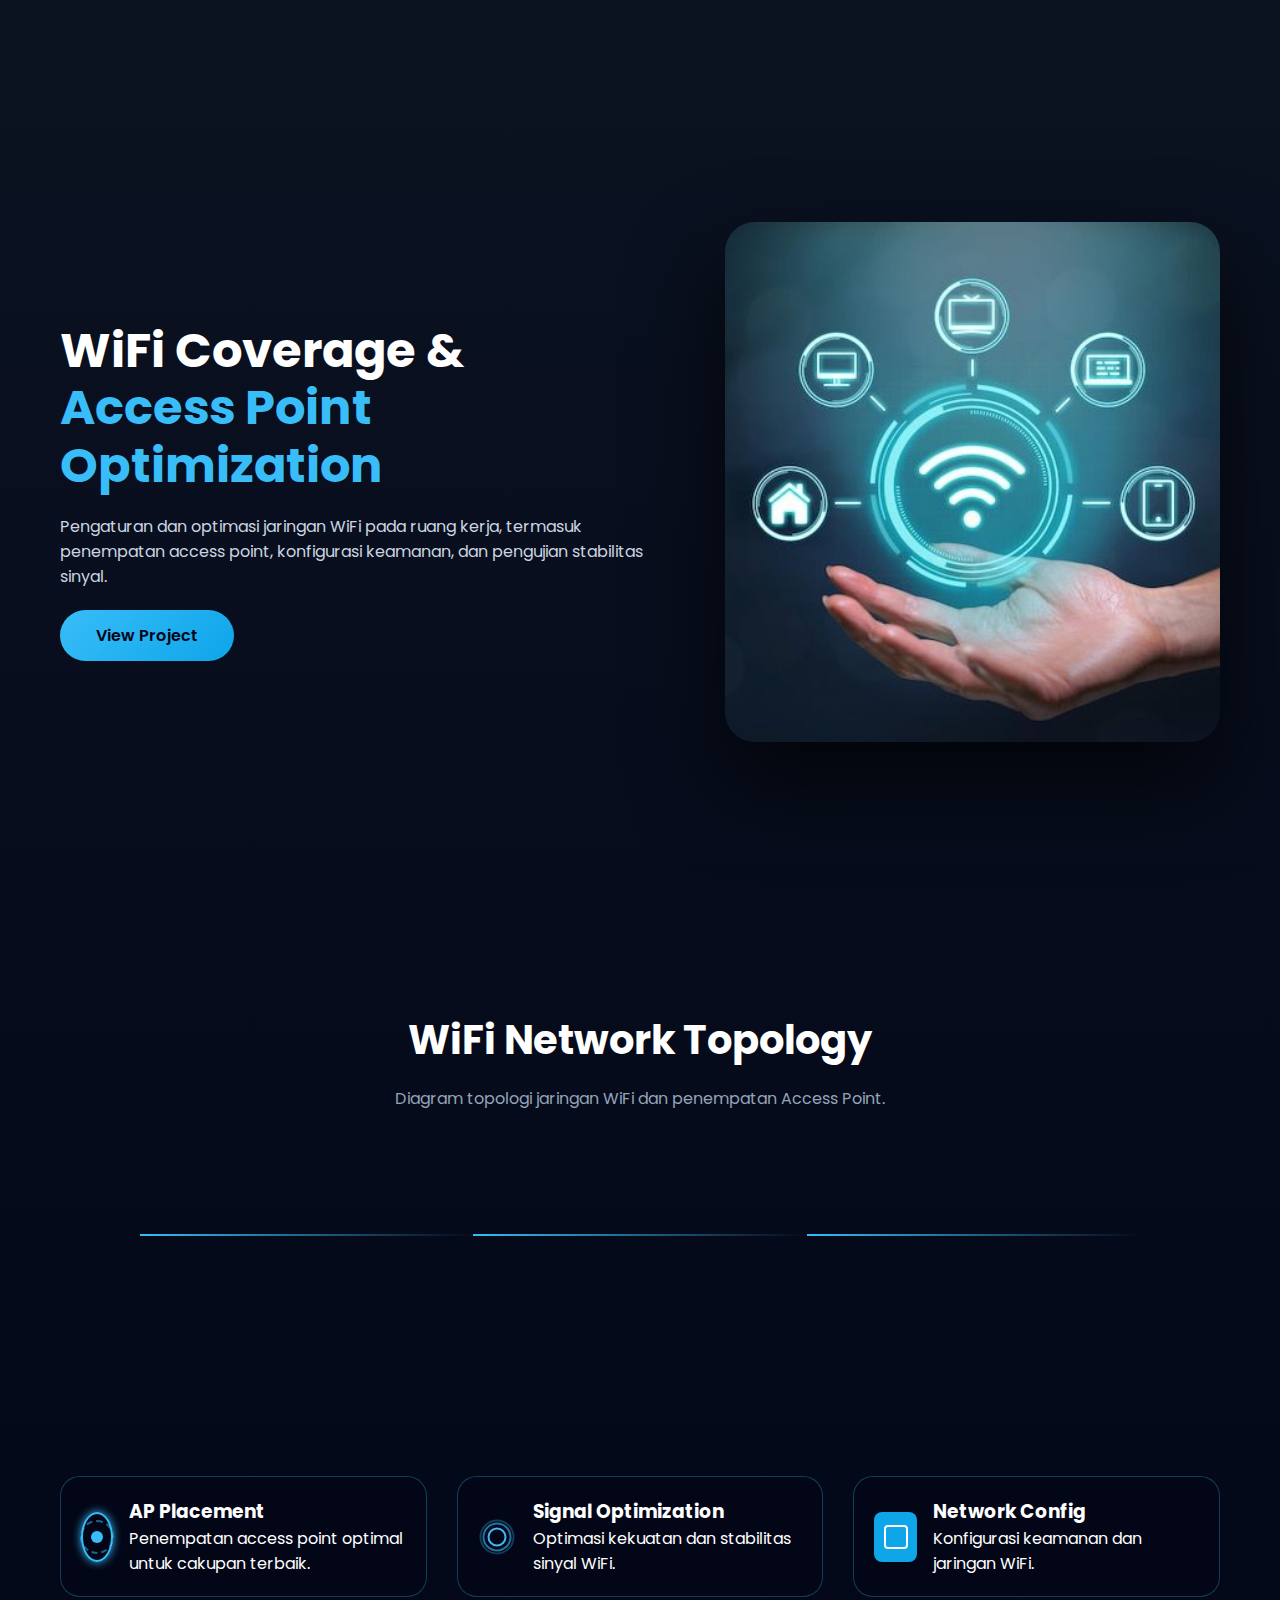
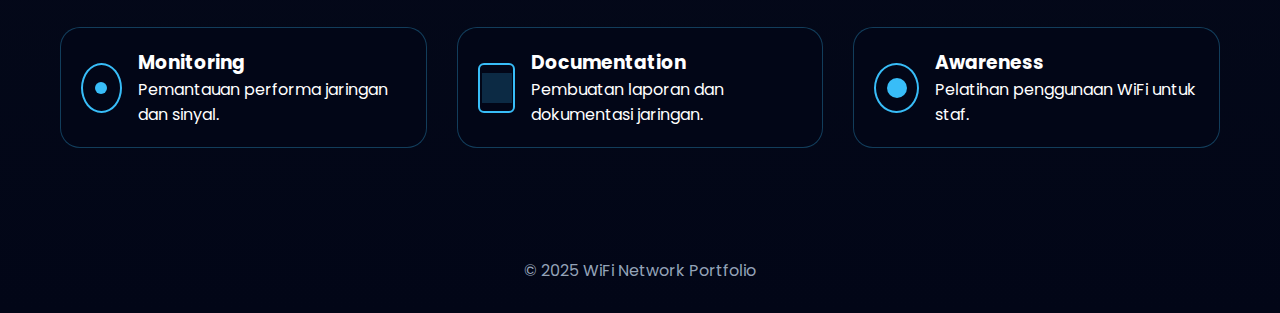
<file: projek 5/index.html>
<!DOCTYPE html>
<html lang="en">
<head>
<meta charset="UTF-8">
<meta name="viewport" content="width=device-width, initial-scale=1.0">
<title>WiFi Coverage & AP Optimization | Portfolio</title>

<link href="https://fonts.googleapis.com/css2?family=Poppins:wght@300;400;600;700&display=swap" rel="stylesheet">

<style>
*{margin:0;padding:0;box-sizing:border-box;font-family:'Poppins',sans-serif}
body{background:linear-gradient(180deg,#0b1220,#020617);color:#fff}
.container{max-width:1200px;margin:auto;padding:80px 20px}

/* ================= HERO ================= */
.hero{min-height:90vh;display:flex;align-items:center}
.hero-content{display:grid;grid-template-columns:1.1fr .9fr;gap:60px;align-items:center}
.hero-text h1{font-size:48px;line-height:1.2;margin-bottom:20px}
.hero-text h1 span{color:#38bdf8}
.hero-text p{color:#cbd5e1;margin-bottom:34px}
.btn-primary{padding:14px 36px;border-radius:30px;background:linear-gradient(135deg,#38bdf8,#0ea5e9);color:#020617;font-weight:600;text-decoration:none}
.hero-image img{width:100%;height:520px;object-fit:cover;border-radius:30px;box-shadow:0 40px 90px rgba(0,0,0,.7)}

/* ================= PROJECT ================= */
.project{padding:120px 0;text-align:center}
.project h2{font-size:40px;margin-bottom:16px}
.subtitle{color:#94a3b8;margin-bottom:60px}

.project-diagram{
  position:relative;
  display:flex;
  justify-content:space-between;
  align-items:center;
  gap:40px;
}

/* DEVICE */
.device{
  width:160px;
  background:#020617;
  border:1px solid rgba(56,189,248,.35);
  border-radius:20px;
  padding:20px;
  text-align:center;
  z-index:2;
  position:relative;
  display:flex;
  flex-direction:column;
  align-items:center;
  gap:8px;
  transition:0.3s ease;
}
.device.glow{box-shadow:0 0 20px #38bdf8;transform:scale(1.05);}

/* LINK */
.link{
  position:absolute;
  background:linear-gradient(90deg,#38bdf8,transparent,#38bdf8);
  background-size:200% 100%;
  animation:flow 2.5s linear infinite;
  z-index:1;
}

/* PACKET */
.packet{
  position:absolute;
  width:10px;
  height:10px;
  background:#38bdf8;
  border-radius:50%;
  box-shadow:0 0 15px #38bdf8;
  transform:translate(-50%,-50%);
  z-index:3;
}

/* ================= SCOPE ================= */
.scope{padding:120px 0;text-align:center}
.scope h2{font-size:40px;margin-bottom:16px}

.scope-grid{
  display:grid;
  grid-template-columns:repeat(3,1fr);
  gap:30px;
  margin-top:60px;
}

.scope-card{
  display:flex;
  gap:16px;
  align-items:center;
  background:#020617;
  border:1px solid rgba(56,189,248,.3);
  border-radius:20px;
  padding:20px;
  transition:0.35s ease;
}
.scope-card:hover{
  transform: translateY(-6px);
  box-shadow:0 15px 40px rgba(56,189,248,.35);
}

/* ICONS */
.icon{width:50px;height:50px;position:relative;display:flex;align-items:center;justify-content:center;}
.ap-icon{border:2px solid #38bdf8; border-radius:50%; box-shadow:0 0 10px #38bdf8;}
.ap-icon::before{content:"";position:absolute;width:12px;height:12px;background:#38bdf8;border-radius:50%;}
.ap-icon::after{content:"";position:absolute;width:30px;height:30px;border:2px dashed rgba(56,189,248,0.5);border-radius:50%;}
.router-icon{width:50px;height:50px;background:#0ea5e9;border-radius:12px;box-shadow:0 0 15px #0ea5e9;}
.client-icon{width:40px;height:40px;background:#38bdf8;border-radius:50%;box-shadow:0 0 10px #38bdf8;}
.signal-icon{position:relative;width:40px;height:40px;}
.signal-icon::before,.signal-icon::after{content:"";position:absolute;border:2px solid #38bdf8;border-radius:50%;top:50%;left:50%;transform:translate(-50%,-50%);}
.signal-icon::before{width:20px;height:20px;}
.signal-icon::after{width:30px;height:30px;border-style:solid;opacity:0.6;}

/* FOOTER */
footer{text-align:center;padding:30px;color:#94a3b8}

/* ================= MOBILE ================= */
@media(max-width:900px){
  .hero-content{grid-template-columns:1fr;text-align:center}
  .project-diagram{flex-direction:column}
  .device{width:220px}
  .scope-grid{grid-template-columns:1fr}
}

/* FLOW */
@keyframes flow{from{background-position:0 0}to{background-position:200% 0}}
/* ================= ANIMASI OPENING ================= */
.hero, .project, .scope {
  opacity: 0;
  transform: translateY(30px);
  transition: opacity 1s ease, transform 1s ease;
}
.hero.show, .project.show, .scope.show {
  opacity: 1;
  transform: translateY(0);
}

/* Hero image zoom */
.hero-image img {
  transform: scale(0.9);
  transition: transform 1s ease;
}
.hero-image.show img {
  transform: scale(1);
}

/* Device initial pulse */
.device {
  opacity: 0;
  transform: scale(0.8);
  transition: opacity 0.8s ease, transform 0.8s ease;
}
.device.show {
  opacity: 1;
  transform: scale(1);
}

/* Packet initial fade */
.packet {
  opacity: 0;
  transition: opacity 0.5s ease;
}
.packet.show {
  opacity: 1;
}
</style>
</head>
<body>
<div class="container">

<!-- HERO -->
<section class="hero">
  <div class="hero-content">
    <div class="hero-text">
      <h1>WiFi Coverage &<br><span>Access Point Optimization</span></h1>
      <p>Pengaturan dan optimasi jaringan WiFi pada ruang kerja, termasuk penempatan access point, konfigurasi keamanan, dan pengujian stabilitas sinyal.</p>
      <a href="#project" class="btn-primary">View Project</a>
    </div>
    <div class="hero-image">
      <img src="images/image.png" alt="WiFi Project">
    </div>
  </div>
</section>

<!-- PROJECT -->
<section id="project" class="project">
  <h2>WiFi Network Topology</h2>
  <p class="subtitle">Diagram topologi jaringan WiFi dan penempatan Access Point.</p>

  <div class="project-diagram topology-diagram">
    <!-- Links -->
    <div class="link"></div>
    <div class="link"></div>
    <div class="link"></div>

    <!-- Devices -->
    <div class="device" id="ap1"><div class="icon ap-icon"></div><span>AP 1</span></div>
    <div class="device" id="ap2"><div class="icon ap-icon"></div><span>AP 2</span></div>
    <div class="device" id="router"><div class="icon router-icon"></div><span>Router</span></div>
    <div class="device" id="client"><div class="icon client-icon"></div><span>Client</span></div>

    <!-- Packets -->
    <div class="packet"></div>
    <div class="packet"></div>
  </div>
</section>

<!-- SCOPE -->
<style>
/* ICONS SCOPE CUSTOM */
.scope-card .icon {
  width: 50px;
  height: 50px;
  position: relative;
  display: flex;
  align-items: center;
  justify-content: center;
}

/* AP ICON */
.ap-icon {
  border: 2px solid #38bdf8;
  border-radius: 50%;
  position: relative;
  animation: pulse 2s infinite;
}
.ap-icon::before {
  content: "";
  width: 12px;
  height: 12px;
  background: #38bdf8;
  border-radius: 50%;
  position: absolute;
}
.ap-icon::after {
  content: "";
  width: 30px;
  height: 30px;
  border: 2px dashed rgba(56,189,248,0.5);
  border-radius: 50%;
  position: absolute;
}

/* SIGNAL ICON */
.signal-icon {
  width: 50px;
  height: 50px;
  position: relative;
}
.signal-icon::before, .signal-icon::after, .signal-icon div {
  content: "";
  position: absolute;
  border: 2px solid #38bdf8;
  border-radius: 50%;
  top: 50%;
  left: 50%;
  transform: translate(-50%, -50%);
}
.signal-icon::before { width: 15px; height: 15px; }
.signal-icon::after { width: 25px; height: 25px; opacity: 0.6; }
.signal-icon div { width: 35px; height: 35px; opacity: 0.3; }

/* NETWORK CONFIG ICON */
.network-icon {
  width: 50px; height: 50px;
  background: #0ea5e9;
  border-radius: 8px;
  display: flex;
  align-items: center;
  justify-content: center;
}
.network-icon::before {
  content: "";
  width: 20px; height: 20px;
  border: 2px solid #fff;
  border-radius: 4px;
}

/* MONITORING ICON */
.monitor-icon {
  width: 50px; height: 50px;
  border: 2px solid #38bdf8;
  border-radius: 50%;
  position: relative;
}
.monitor-icon::before {
  content: "";
  position: absolute;
  width: 12px; height: 12px;
  background: #38bdf8;
  border-radius: 50%;
  top: 50%; left: 50%;
  transform: translate(-50%, -50%);
}

/* DOCUMENTATION ICON */
.doc-icon {
  width: 50px; height: 50px;
  border: 2px solid #38bdf8;
  border-radius: 6px;
  position: relative;
}
.doc-icon::before {
  content: "";
  width: 30px; height: 30px;
  background: #38bdf8;
  opacity: 0.2;
  position: absolute;
  top: 50%; left: 50%;
  transform: translate(-50%, -50%);
}

/* AWARENESS ICON */
.awareness-icon {
  width: 50px; height: 50px;
  border: 2px solid #38bdf8;
  border-radius: 50%;
  position: relative;
}
.awareness-icon::before {
  content: "";
  width: 20px; height: 20px;
  background: #38bdf8;
  border-radius: 50%;
  position: absolute;
  top: 50%; left: 50%;
  transform: translate(-50%, -50%);
}

/* PULSE ANIMATION */
@keyframes pulse {
  0%, 100% { transform: scale(1); opacity: 1; }
  50% { transform: scale(1.2); opacity: 0.6; }
}
</style>

<!-- UPDATE HTML ICONS -->
<div class="scope-grid">
  <div class="scope-card"><div class="icon ap-icon"></div><div><h3>AP Placement</h3><p>Penempatan access point optimal untuk cakupan terbaik.</p></div></div>
  <div class="scope-card"><div class="icon signal-icon"><div></div></div><div><h3>Signal Optimization</h3><p>Optimasi kekuatan dan stabilitas sinyal WiFi.</p></div></div>
  <div class="scope-card"><div class="icon network-icon"></div><div><h3>Network Config</h3><p>Konfigurasi keamanan dan jaringan WiFi.</p></div></div>
  <div class="scope-card"><div class="icon monitor-icon"></div><div><h3>Monitoring</h3><p>Pemantauan performa jaringan dan sinyal.</p></div></div>
  <div class="scope-card"><div class="icon doc-icon"></div><div><h3>Documentation</h3><p>Pembuatan laporan dan dokumentasi jaringan.</p></div></div>
  <div class="scope-card"><div class="icon awareness-icon"></div><div><h3>Awareness</h3><p>Pelatihan penggunaan WiFi untuk staf.</p></div></div>
</div>

</div>
<footer>© 2025 WiFi Network Portfolio</footer>

<script>
const diagram = document.querySelector(".topology-diagram");
const devices = [...document.querySelectorAll(".device")];
const links = document.querySelectorAll(".link");
const packets = document.querySelectorAll(".packet");

function center(el){return {x: el.offsetLeft + el.offsetWidth/2, y: el.offsetTop + el.offsetHeight/2};}

/* LINKS */
function updateLinks(){
  const mobile = window.innerWidth <= 900;
  links.forEach((l,i)=>{
    const a = devices[i];
    const b = devices[i+1];
    if(!a||!b) return;
    const A = center(a);
    const B = center(b);
    if(mobile){
      l.style.left = "50%";
      l.style.top  = A.y+"px";
      l.style.width = "2px";
      l.style.height = (B.y-A.y)+"px";
      l.style.transform = "translateX(-50%)";
    }else{
      l.style.left = A.x+"px";
      l.style.top  = A.y+"px";
      l.style.width = (B.x-A.x)+"px";
      l.style.height = "2px";
      l.style.transform = "none";
    }
  });
}

/* PACKET ANIMATION */
function animatePackets(){
  packets.forEach((packet,index)=>{
    let seg = index===0?0:devices.length-2;
    let dir = index===0?1:-1;
    let t = 0;
    const speed = 0.008;
    function move(){
      const A = center(devices[seg]);
      const B = center(devices[seg+dir]);
      if(!B) return;
      let x = window.innerWidth<=900? diagram.offsetWidth/2 : A.x + (B.x-A.x)*t;
      let y = window.innerWidth<=900? A.y + (B.y-A.y)*t : A.y;
      packet.style.left = x+"px";
      packet.style.top = y+"px";
      packet.style.transform = "translate(-50%,-50%)";
      // Glow
      devices.forEach(d=>d.classList.remove("glow"));
      if(t>=1) devices[seg+dir]?.classList.add("glow");
      t+=speed;
      if(t>=1){ t=0; seg+=dir; if(seg>=devices.length-1||seg<=0) dir*=-1; }
      requestAnimationFrame(move);
    }
    move();
  });
}

window.addEventListener("load", ()=>{updateLinks(); animatePackets();});
window.addEventListener("resize", updateLinks);
// ===== Animasi Opening =====
window.addEventListener("load", ()=>{
  // Delay tiap section
  const hero = document.querySelector(".hero");
  const project = document.querySelector(".project");
  const scope = document.querySelector(".scope");
  const devicesEl = document.querySelectorAll(".device");
  const packetsEl = document.querySelectorAll(".packet");
  const heroImg = document.querySelector(".hero-image");

  setTimeout(()=>{ hero.classList.add("show"); heroImg.classList.add("show"); }, 200);
  setTimeout(()=>{ project.classList.add("show"); }, 700);
  setTimeout(()=>{ scope.classList.add("show"); }, 1200);

  // Devices muncul satu per satu
  devicesEl.forEach((d,i)=>{
    setTimeout(()=>{ d.classList.add("show"); }, 1400 + i*200);
  });

  // Packet muncul setelah devices
  packetsEl.forEach((p,i)=>{
    setTimeout(()=>{ p.classList.add("show"); }, 2200 + i*300);
  });

  // Jalankan diagram animasi
  updateLinks();
  animatePackets();
});
</script>
</body>
</html>
</file>
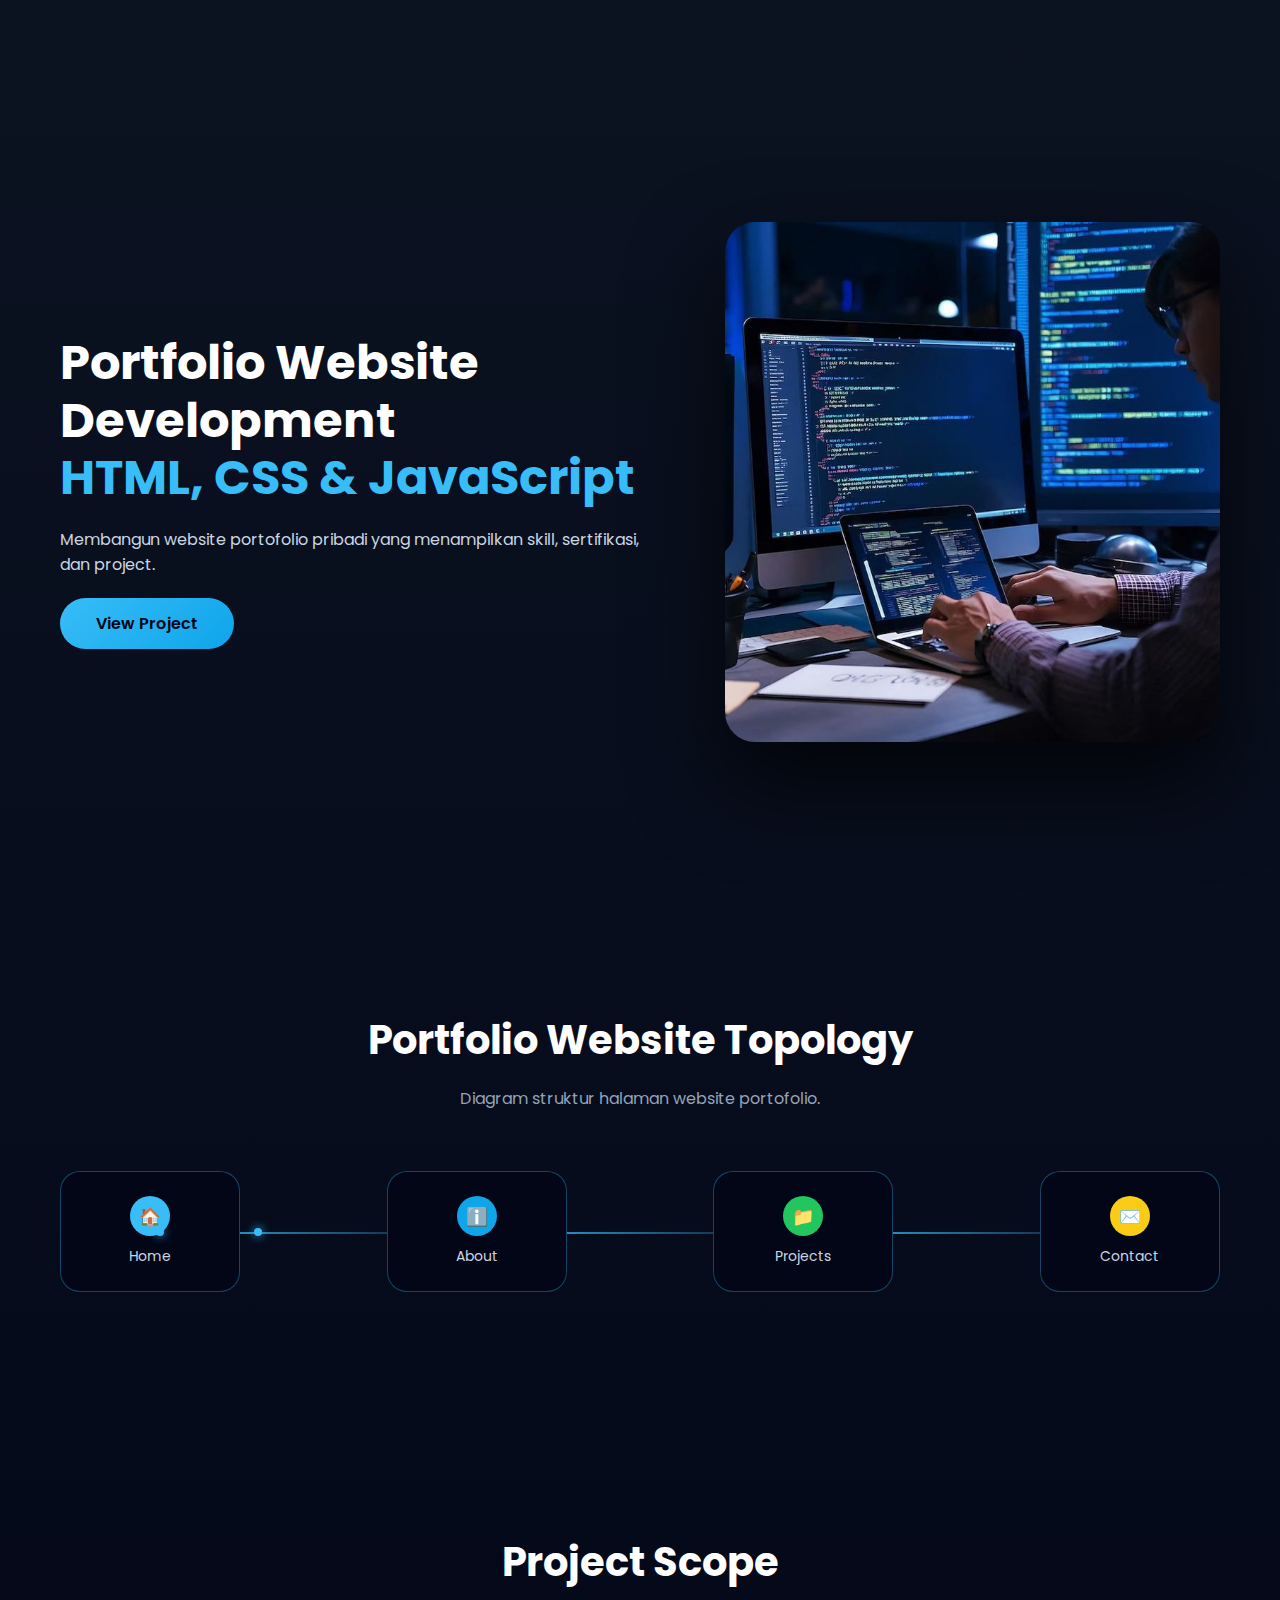
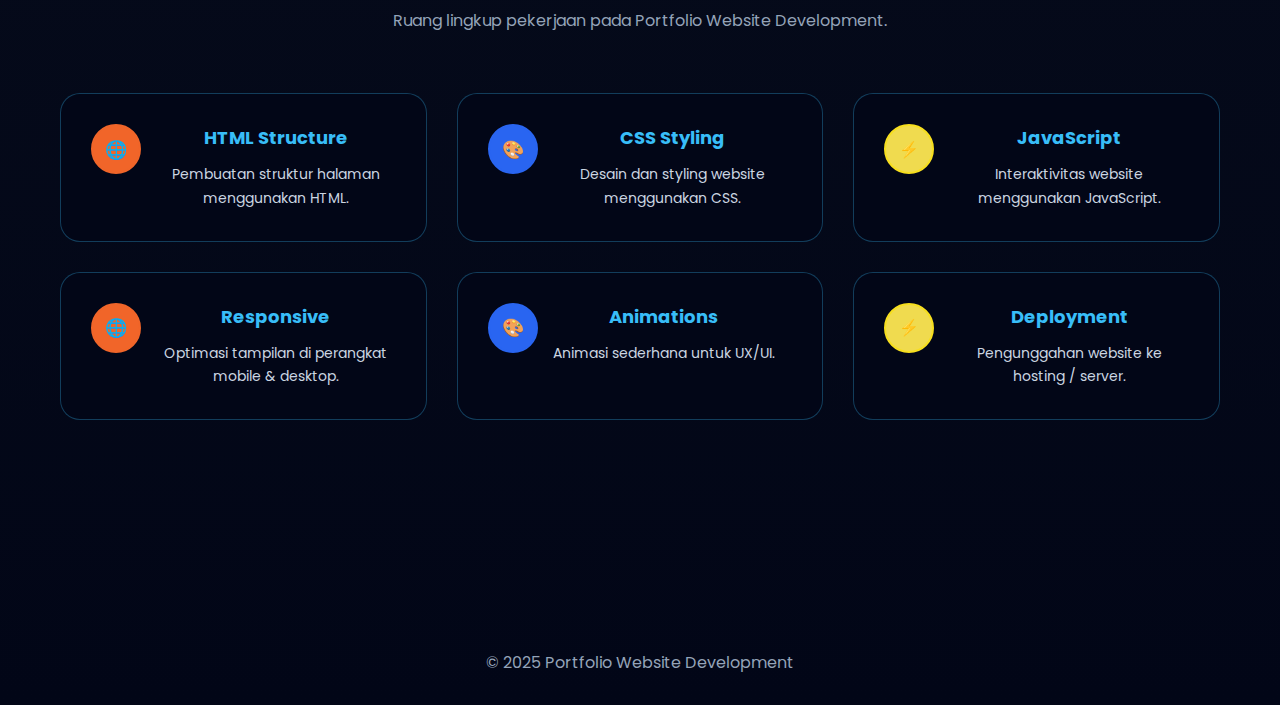
<file: projek 6/index.html>
<!DOCTYPE html>
<html lang="en">
<head>
<meta charset="UTF-8">
<meta name="viewport" content="width=device-width, initial-scale=1.0">
<title>Portfolio Website Development | Portfolio</title>

<link href="https://fonts.googleapis.com/css2?family=Poppins:wght@300;400;600;700&display=swap" rel="stylesheet">

<style>
*{margin:0;padding:0;box-sizing:border-box;font-family:'Poppins',sans-serif}
body{background:linear-gradient(180deg,#0b1220,#020617);color:#fff}
.container{max-width:1200px;margin:auto;padding:80px 20px}

/* ================= HERO ================= */
.hero{min-height:90vh;display:flex;align-items:center}
.hero-content{display:grid;grid-template-columns:1.1fr .9fr;gap:60px;align-items:center}
.hero-text h1{font-size:48px;line-height:1.2;margin-bottom:20px}
.hero-text h1 span{color:#38bdf8}
.hero-text p{color:#cbd5e1;margin-bottom:34px}
.btn-primary{padding:14px 36px;border-radius:30px;background:linear-gradient(135deg,#38bdf8,#0ea5e9);color:#020617;font-weight:600;text-decoration:none;text-align:center}
.hero-image img{width:100%;height:520px;object-fit:cover;border-radius:30px;box-shadow:0 40px 90px rgba(0,0,0,.7)}

/* ================= PROJECT ================= */
.project{padding:120px 0;text-align:center}
.project h2{font-size:40px;margin-bottom:16px}
.subtitle{color:#94a3b8;margin-bottom:60px}

.project-diagram{
  position:relative;
  display:flex;
  justify-content:space-between;
  align-items:center;
  gap:40px;
}

/* DEVICE */
.device{
  width:180px;
  background:#020617;
  border:1px solid rgba(56,189,248,.35);
  border-radius:20px;
  padding:24px;
  text-align:center;
  z-index:2;
  position:relative;
}

.device span{display:block;margin-top:10px;font-size:14px;color:#cbd5e1}

/* LINK */
.link{
  position:absolute;
  background:linear-gradient(90deg,#38bdf8,transparent,#38bdf8);
  background-size:200% 100%;
  animation:flow 2.5s linear infinite;
  z-index:1;
}

/* PACKET */
.packet{
  position:absolute;
  width:8px;
  height:8px;
  background:#38bdf8;
  border-radius:50%;
  box-shadow:0 0 10px #38bdf8;
  transform:translate(-50%,-50%);
  z-index:3;
}

/* ================= SCOPE ================= */
.scope{padding:120px 0;text-align:center}
.scope h2{font-size:40px;margin-bottom:16px}

.scope-grid{
  display:grid;
  grid-template-columns:repeat(3,1fr);
  gap:30px;
  margin-top:60px;
}

.scope-card{
  background:#020617;
  border:1px solid rgba(56,189,248,.3);
  border-radius:20px;
  padding:30px;
  transition:.35s ease;
  display:flex;
  align-items:flex-start;
  gap:15px;
}
.scope-card:hover{
  transform:translateY(-8px);
  box-shadow:0 20px 50px rgba(56,189,248,.35);
}
.scope-card h3{color:#38bdf8;margin-bottom:12px;font-size:18px}
.scope-card p{color:#cbd5e1;font-size:14px;line-height:1.7}

/* ICONS SCOPE */
.scope-card .icon{
  width:50px;
  height:50px;
  position:relative;
  flex-shrink:0;
  border-radius:50%;
  display:flex;
  align-items:center;
  justify-content:center;
}

/* HTML Icon */
.html-icon{
  border:2px solid #f06529;
}
.html-icon::before{
  content:"</>";
  color:#f06529;
  font-weight:700;
  font-size:18px;
}

/* CSS Icon */
.css-icon{
  border:2px solid #2965f1;
}
.css-icon::before{
  content:"{}";
  color:#2965f1;
  font-weight:700;
  font-size:18px;
}

/* JS Icon */
.js-icon{
  border:2px solid #f7df1e;
}
.js-icon::before{
  content:"JS";
  color:#020617;
  font-weight:700;
  font-size:16px;
}

/* FOOTER */
footer{text-align:center;padding:30px;color:#94a3b8}

/* ================= MOBILE ================= */
@media(max-width:900px){
  .hero-content{grid-template-columns:1fr;text-align:center}
  .project-diagram{flex-direction:column}
  .device{width:220px}
  .scope-grid{grid-template-columns:1fr}
}

/* FLOW */
@keyframes flow{
  from{background-position:0 0}
  to{background-position:200% 0}
}
/* ================= HERO ANIMATION ================= */
.hero-text, .hero-image img {
  opacity: 0;
  transform: translateY(30px);
  transition: opacity 1s ease, transform 1s ease;
}

.hero-text.show, .hero-image img.show {
  opacity: 1;
  transform: translateY(0);
}

/* Tambahan delay untuk elemen berbeda */
.hero-text h1 {
  transition-delay: 0.3s;
}
.hero-text p {
  transition-delay: 0.6s;
}
.btn-primary {
  opacity: 0;
  transform: translateY(20px);
  transition: opacity 1s ease, transform 1s ease;
  transition-delay: 0.9s;
}
.btn-primary.show {
  opacity: 1;
  transform: translateY(0);
}
.hero-image img {
  transition-delay: 1.2s;
}

</style>
</head>

<body>
<div class="container">

<section class="hero">
  <div class="hero-content">
    <div class="hero-text">
      <h1>Portfolio Website Development<br><span>HTML, CSS & JavaScript</span></h1>
      <p>Membangun website portofolio pribadi yang menampilkan skill, sertifikasi, dan project.</p>
      <a href="#project" class="btn-primary">View Project</a>
    </div>
    <div class="hero-image">
      <img src="images/image.png" alt="Portfolio Screenshot">
    </div>
  </div>
</section>

<!-- PROJECT -->
<section id="project" class="project">
  <h2>Portfolio Website Topology</h2>
  <p class="subtitle">Diagram struktur halaman website portofolio.</p>

  <div class="project-diagram topology-diagram">
    <div class="link"></div>
    <div class="link"></div>
    <div class="link"></div>

    <!-- Devices with icons -->
    <div class="device" id="home">
      <div class="icon home-icon"></div>
      <span>Home</span>
    </div>
    <div class="device" id="about">
      <div class="icon about-icon"></div>
      <span>About</span>
    </div>
    <div class="device" id="projects">
      <div class="icon projects-icon"></div>
      <span>Projects</span>
    </div>
    <div class="device" id="contact">
      <div class="icon contact-icon"></div>
      <span>Contact</span>
    </div>

    <!-- Packets -->
    <div class="packet"></div>
    <div class="packet"></div>
  </div>
</section>

<style>
/* Device icons */
.device .icon{
  width:40px;
  height:40px;
  border-radius:50%;
  margin:0 auto 8px auto;
  display:flex;
  align-items:center;
  justify-content:center;
  font-weight:bold;
  color:#020617;
}

/* Different icons for each page */
.home-icon{background:#38bdf8; content:"H"; font-size:18px;}
.about-icon{background:#0ea5e9; content:"A"; font-size:18px;}
.projects-icon{background:#22c55e; content:"P"; font-size:18px;}
.contact-icon{background:#facc15; content:"C"; font-size:18px;}

/* Add text inside icon using pseudo-element */
.home-icon::before{content:"🏠";}
.about-icon::before{content:"ℹ️";}
.projects-icon::before{content:"📁";}
.contact-icon::before{content:"✉️";}

/* Optional: glow effect when active */
.device.glow .icon{
  box-shadow:0 0 15px rgba(56,189,248,.6);
}
</style>


<!-- SCOPE -->
<section class="scope">
  <h2>Project Scope</h2>
  <p class="subtitle">Ruang lingkup pekerjaan pada Portfolio Website Development.</p>

  <div class="scope-grid">
    <div class="scope-card">
      <div class="icon html-icon"></div>
      <div>
        <h3>HTML Structure</h3>
        <p>Pembuatan struktur halaman menggunakan HTML.</p>
      </div>
    </div>
    <div class="scope-card">
      <div class="icon css-icon"></div>
      <div>
        <h3>CSS Styling</h3>
        <p>Desain dan styling website menggunakan CSS.</p>
      </div>
    </div>
    <div class="scope-card">
      <div class="icon js-icon"></div>
      <div>
        <h3>JavaScript</h3>
        <p>Interaktivitas website menggunakan JavaScript.</p>
      </div>
    </div>
    <div class="scope-card">
      <div class="icon html-icon"></div>
      <div>
        <h3>Responsive</h3>
        <p>Optimasi tampilan di perangkat mobile & desktop.</p>
      </div>
    </div>
    <div class="scope-card">
      <div class="icon css-icon"></div>
      <div>
        <h3>Animations</h3>
        <p>Animasi sederhana untuk UX/UI.</p>
      </div>
    </div>
    <div class="scope-card">
      <div class="icon js-icon"></div>
      <div>
        <h3>Deployment</h3>
        <p>Pengunggahan website ke hosting / server.</p>
      </div>
    </div>
  </div>
</section>

<style>
/* Icon container */
.scope-card .icon{
  width:50px;
  height:50px;
  border-radius:50%;
  display:flex;
  align-items:center;
  justify-content:center;
  margin-bottom:12px;
  font-size:24px;
  color:#fff;
}

/* HTML Icon */
.html-icon{
  background:#f16529;
}
.html-icon::before{
  content:"🌐"; /* simbol untuk HTML / web */
}

/* CSS Icon */
.css-icon{
  background:#2965f1;
}
.css-icon::before{
  content:"🎨"; /* simbol styling / desain */
}

/* JS Icon */
.js-icon{
  background:#f0db4f;
  color:#000;
}
.js-icon::before{
  content:"⚡"; /* simbol interaktif / JS */
}

/* Optional glow on hover */
.scope-card:hover .icon{
  box-shadow:0 0 15px rgba(56,189,248,.6);
  transform:scale(1.1);
  transition:0.3s ease;
}
</style>


</div>

<footer>© 2025 Portfolio Website Development</footer>

<script>
const diagram = document.querySelector(".topology-diagram");
const devices = [...document.querySelectorAll(".device")];
const links   = document.querySelectorAll(".link");
const packets = document.querySelectorAll(".packet"); 

function center(el){
  return {
    x: el.offsetLeft + el.offsetWidth / 2,
    y: el.offsetTop  + el.offsetHeight / 2
  };
}

/* ================= LINKS ================= */
function updateLinks(){
  const mobile = window.innerWidth <= 900;

  links.forEach((l,i)=>{
    const a = devices[i];
    const b = devices[i+1];
    if(!a || !b) return;

    const A = center(a);
    const B = center(b);

    if(mobile){
      l.style.left = "50%";
      l.style.top  = A.y + "px";
      l.style.width = "2px";
      l.style.height = (B.y - A.y) + "px";
      l.style.transform = "translateX(-50%)";
    }else{
      l.style.left = A.x + "px";
      l.style.top  = A.y + "px";
      l.style.width = (B.x - A.x) + "px";
      l.style.height = "2px";
      l.style.transform = "none";
    }
  });
}

/* ================= PACKET FLOW ================= */
let rafIds = [];
function animatePackets(){
  rafIds.forEach(id => cancelAnimationFrame(id));
  rafIds = [];

  const mobile = window.innerWidth <= 900;
  const points = devices.map(d=>center(d));

  packets.forEach((packet,index)=>{
    let seg = 0;
    let dir = 1;
    let t   = index * 0.3;
    const speed = 0.01;

    function move(){
      const A = points[seg];
      const B = points[seg + dir];
      if(!B) return;

      let x,y;
      if(mobile){
        x = diagram.offsetWidth / 2;
        y = A.y + (B.y - A.y) * t;
      }else{
        x = A.x + (B.x - A.x) * t;
        y = A.y;
      }

      packet.style.left = x + "px";
      packet.style.top  = y + "px";
      packet.style.transform = "translate(-50%, -50%)";

      t += speed;

      if(t >= 1){
        t = 0;
        seg += dir;
        if(seg === devices.length - 1 || seg === 0) dir *= -1;
      }

      rafIds.push(requestAnimationFrame(move));
    }
    move();
  });
}

/* ================= INIT ================= */
function init(){
  updateLinks();
  animatePackets();
}

window.addEventListener("load", init);
window.addEventListener("resize", ()=>{updateLinks(); animatePackets();});
window.addEventListener("load", () => {
  const heroText = document.querySelector(".hero-text");
  const heroImage = document.querySelector(".hero-image img");
  const btn = document.querySelector(".btn-primary");

  // Menambahkan class show dengan delay
  setTimeout(() => heroText.classList.add("show"), 100);
  setTimeout(() => btn.classList.add("show"), 300);
  setTimeout(() => heroImage.classList.add("show"), 500);
});

</script>
</body>
</html>
</file>
